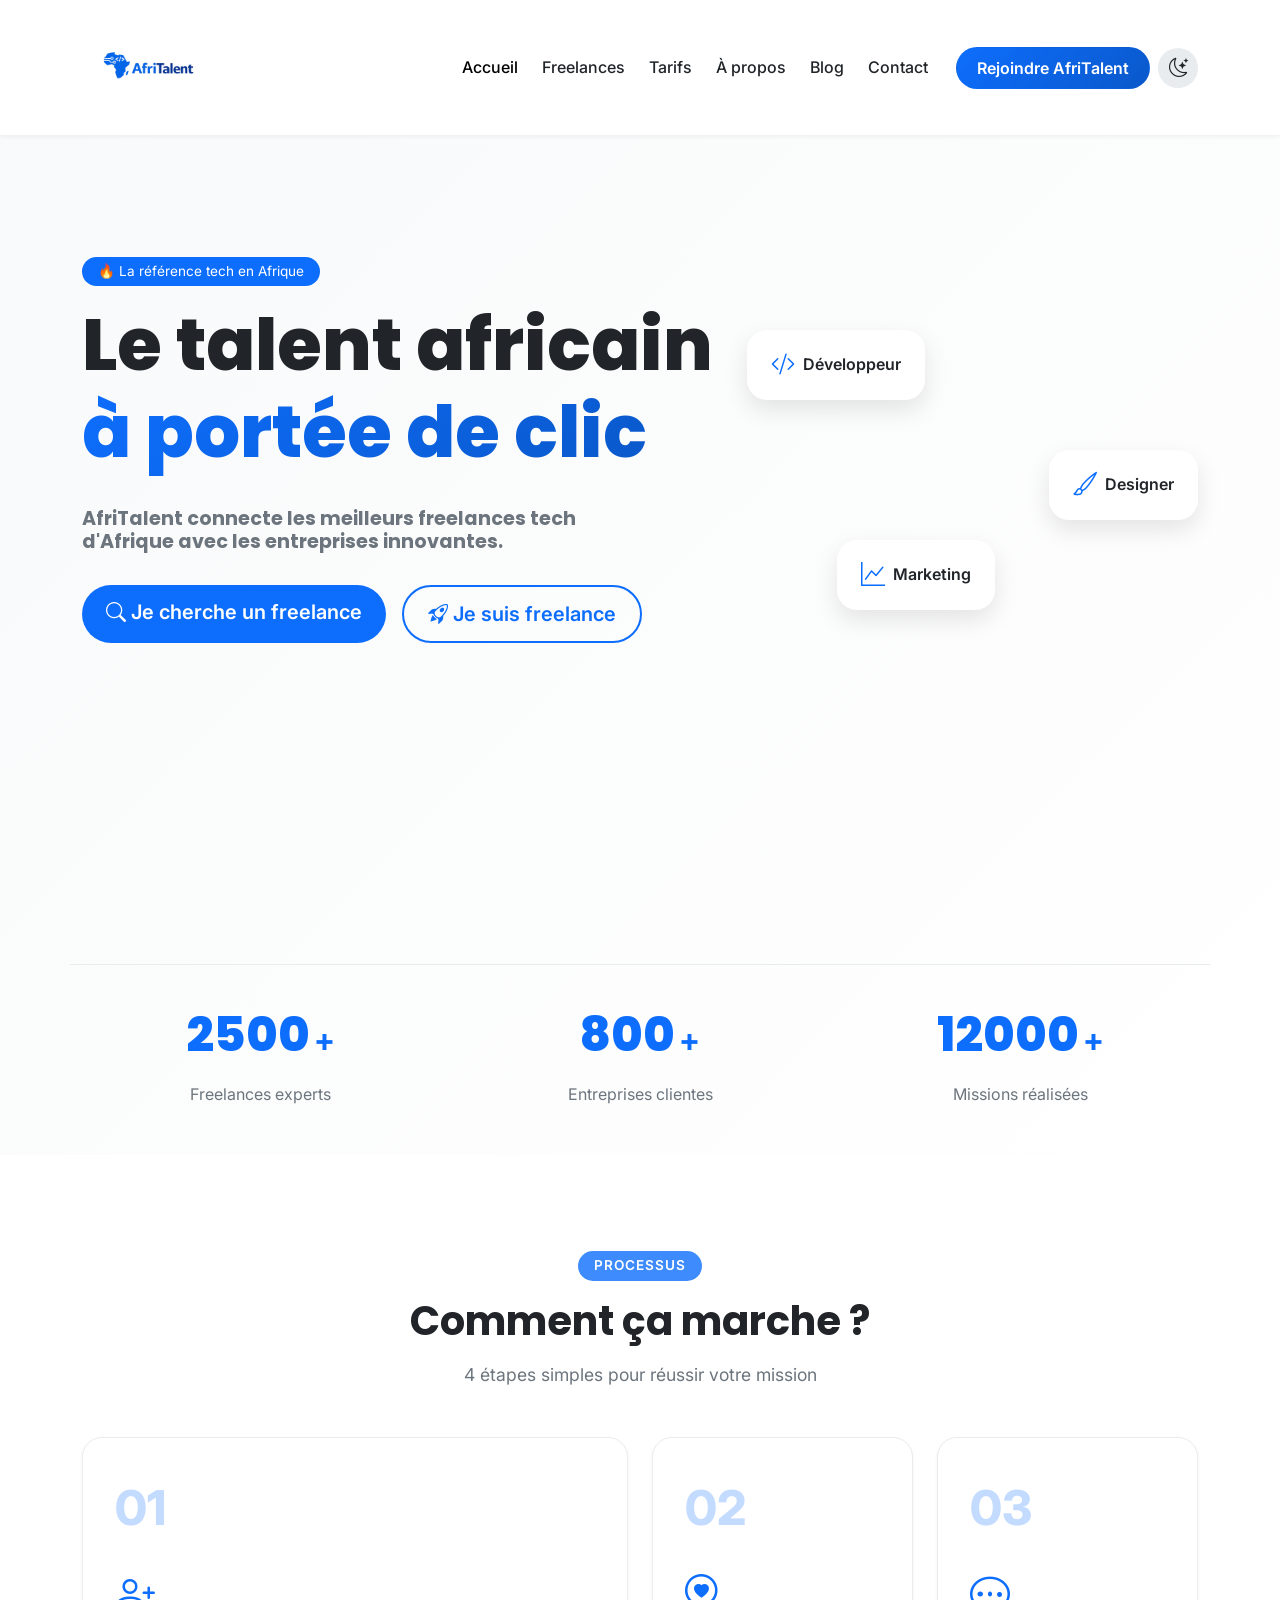
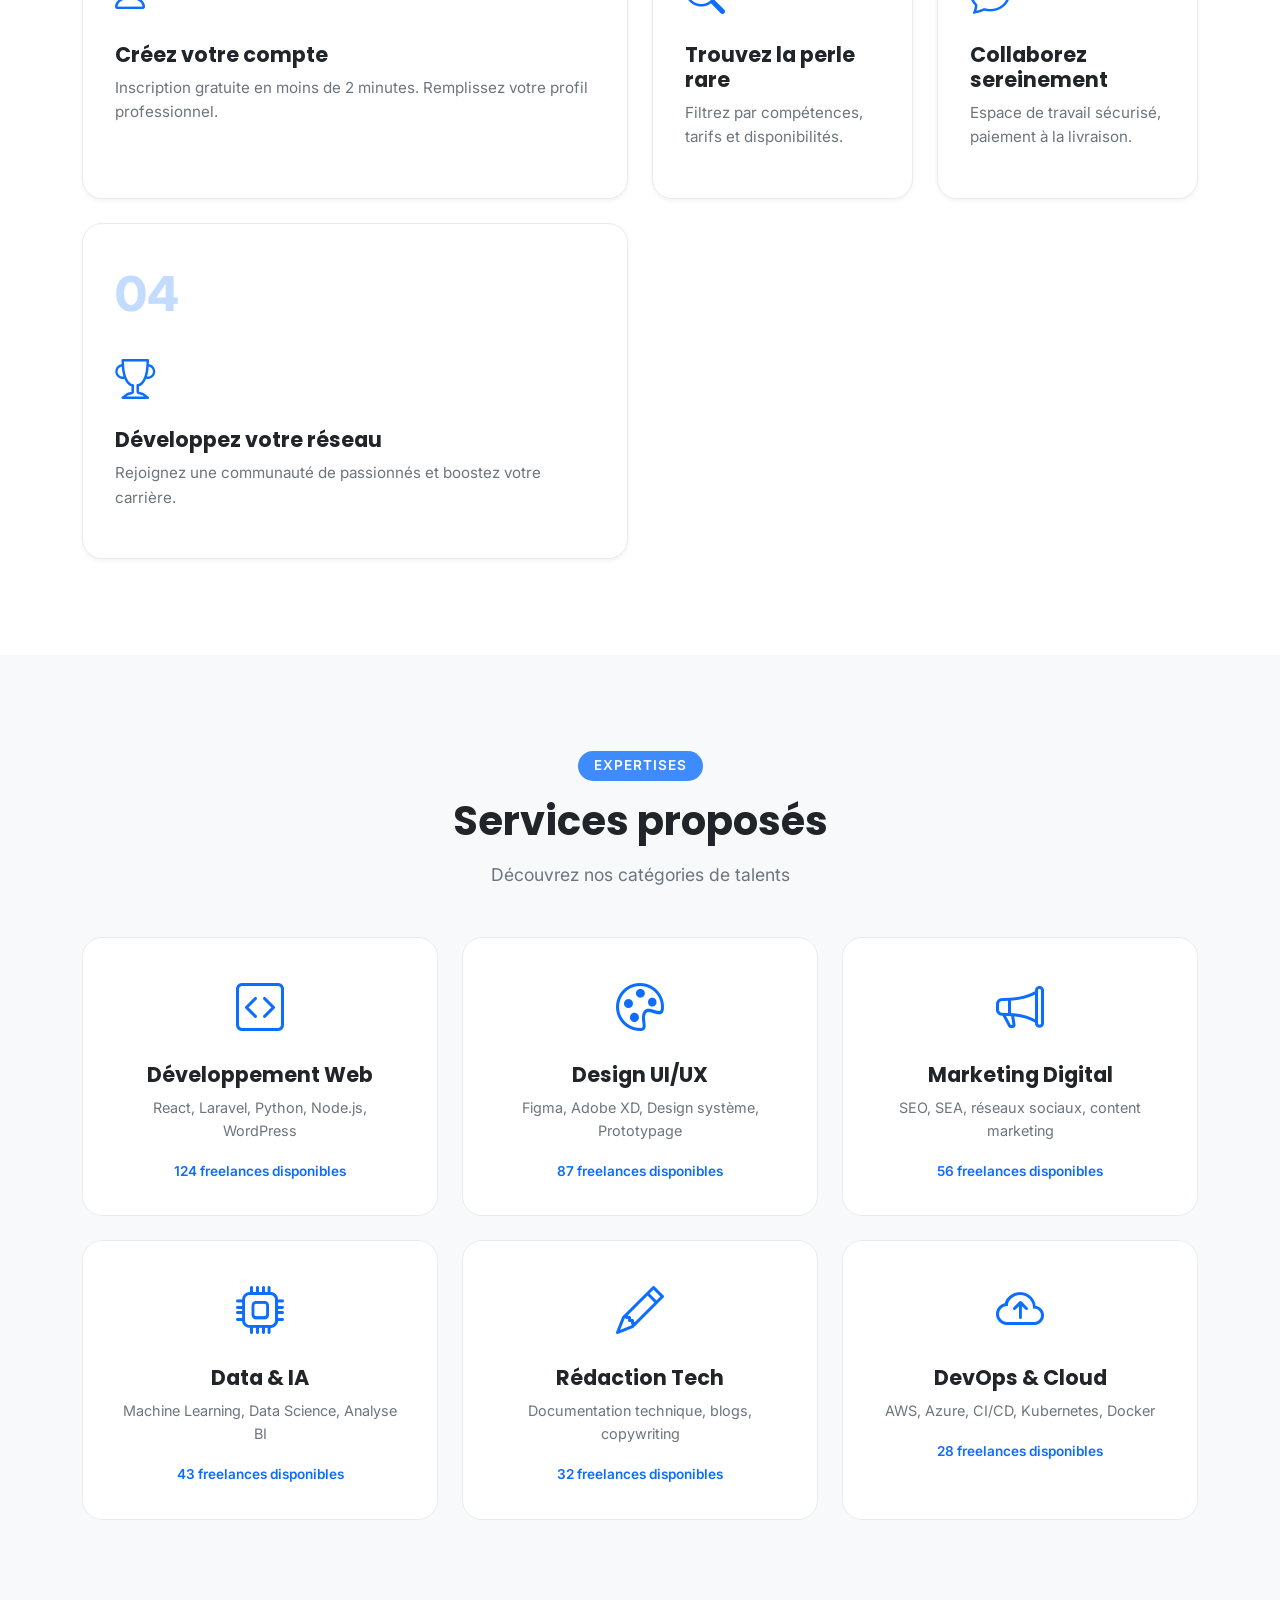
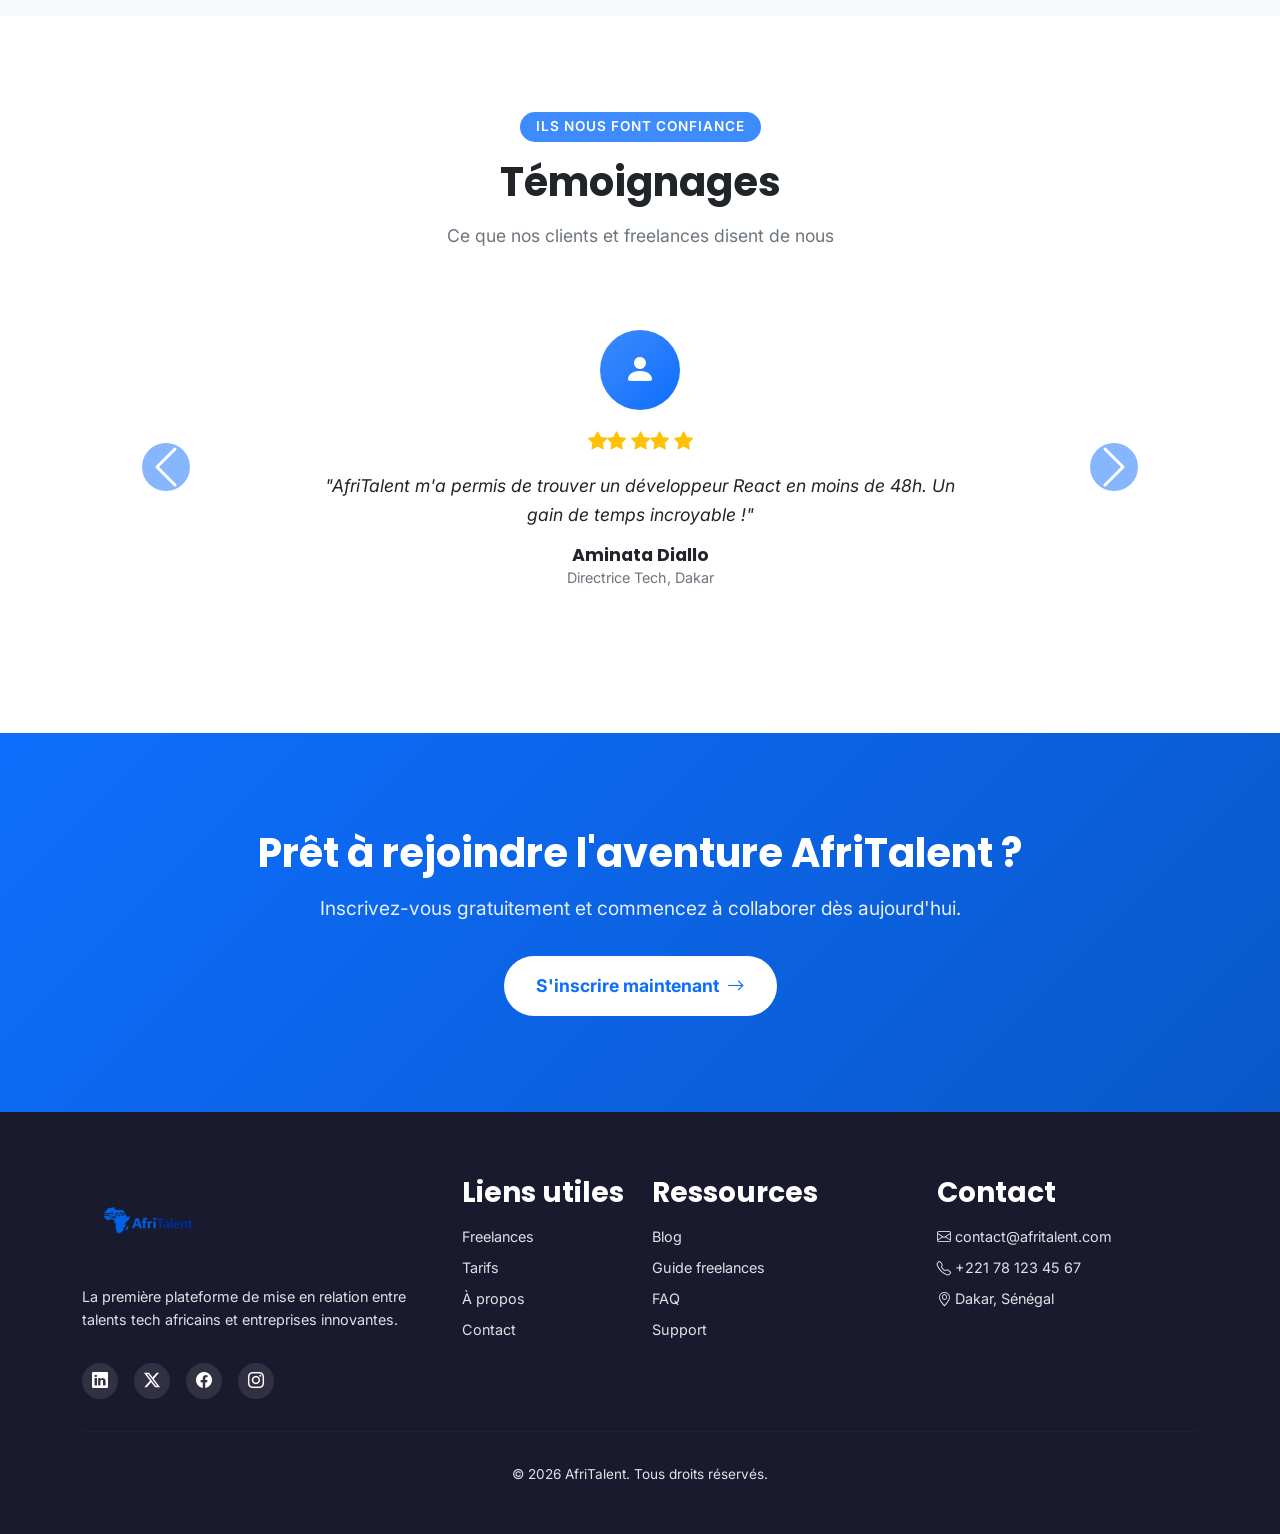
<file: index.html>
<!DOCTYPE html>
<html lang="fr">
<head>
    <meta charset="UTF-8">
    <meta name="viewport" content="width=device-width, initial-scale=1.0">
    <meta name="description" content="AfriTalent - Plateforme de mise en relation entre freelances tech africains et entreprises">
    <title>AfriTalent — Accueil | Plateforme de freelances tech en Afrique</title>
    
    <link href="https://cdn.jsdelivr.net/npm/bootstrap@5.3.0/dist/css/bootstrap.min.css" rel="stylesheet">
    <link rel="stylesheet" href="https://cdn.jsdelivr.net/npm/bootstrap-icons@1.11.3/font/bootstrap-icons.min.css">
    <link href="https://fonts.googleapis.com/css2?family=Inter:opsz,wght@14..32,300;400;500;600;700;800&family=Poppins:wght@400;500;600;700;800;900&display=swap" rel="stylesheet">
    <link rel="stylesheet" href="css/style.css">
</head>
<body>

    <!-- ==================== HEADER ==================== -->
    <header>
        <nav class="navbar navbar-expand-lg fixed-top" id="mainNav">
            <div class="container">
                <a class="navbar-brand" href="index.html">
                    <i><img src="images/logo/logo_afritalent.png" alt="Logo AfriTalent" height="120" width="140"></i>
                </a>
                
                <button class="navbar-toggler" type="button" data-bs-toggle="collapse" data-bs-target="#navMenu">
                    <span class="navbar-toggler-icon"></span>
                </button>
                
                <div class="collapse navbar-collapse" id="navMenu">
                    <ul class="navbar-nav ms-auto mb-2 mb-lg-0">
                        <li class="nav-item"><a class="nav-link active" href="index.html">Accueil</a></li>
                        <li class="nav-item"><a class="nav-link" href="freelances.html">Freelances</a></li>
                        <li class="nav-item"><a class="nav-link" href="tarifs.html">Tarifs</a></li>
                        <li class="nav-item"><a class="nav-link" href="about.html">À propos</a></li>
                        <li class="nav-item"><a class="nav-link" href="blog.html">Blog</a></li>
                        <li class="nav-item"><a class="nav-link" href="contact.html">Contact</a></li>
                    </ul>
                    
                    <div class="d-flex align-items-center gap-2 ms-lg-3">
                        <a href="#" class="btn btn-cta" id="rejoindreBtn">Rejoindre AfriTalent</a>
                        <button id="darkModeToggle" class="btn-dark-mode" aria-label="Changer de thème">
                            <i class="bi bi-moon-stars"></i>
                        </button>
                    </div>
                </div>
            </div>
        </nav>
    </header>

    <!-- ==================== MAIN ==================== -->
    <main>

        <!-- ==================== SECTION HERO ==================== -->
        <section class="hero-section">
            <div class="container">
                <div class="row align-items-center min-vh-100">
                    <div class="col-lg-7 hero-content">
                        <span class="hero-badge">🔥 La référence tech en Afrique</span>
                        <h1 class="hero-title">Le talent africain <span class="gradient-text">à portée de clic</span></h1>
                        <h2 class="hero-subtitle">AfriTalent connecte les meilleurs freelances tech d'Afrique avec les entreprises innovantes.</h2>
                        <div class="hero-buttons">
                            <a href="freelances.html" class="btn btn-primary btn-lg">
                                <i class="bi bi-search"></i> Je cherche un freelance
                            </a>
                            <a href="#" class="btn btn-outline-primary btn-lg" id="freelanceBtn">
                                <i class="bi bi-rocket-takeoff"></i> Je suis freelance
                            </a>
                        </div>
                    </div>
                    <div class="col-lg-5 hero-visual d-none d-lg-block">
                        <div class="hero-illustration">
                            <div class="floating-card card-1"><i class="bi bi-code-slash"></i> Développeur</div>
                            <div class="floating-card card-2"><i class="bi bi-brush"></i> Designer</div>
                            <div class="floating-card card-3"><i class="bi bi-graph-up"></i> Marketing</div>
                        </div>
                    </div>
                </div>

                <!-- Statistiques -->
                <div class="row stats-row text-center" id="statsContainer">
                    <div class="col-md-4">
                        <div class="stat-item">
                            <span class="stat-number" data-target="2500">0</span>
                            <span class="stat-plus">+</span>
                            <p class="stat-label">Freelances experts</p>
                        </div>
                    </div>
                    <div class="col-md-4">
                        <div class="stat-item">
                            <span class="stat-number" data-target="800">0</span>
                            <span class="stat-plus">+</span>
                            <p class="stat-label">Entreprises clientes</p>
                        </div>
                    </div>
                    <div class="col-md-4">
                        <div class="stat-item">
                            <span class="stat-number" data-target="12000">0</span>
                            <span class="stat-plus">+</span>
                            <p class="stat-label">Missions réalisées</p>
                        </div>
                    </div>
                </div>
            </div>
        </section>

        <!-- ==================== COMMENT ÇA MARCHE (BENTO GRID) ==================== -->
        <section class="how-it-works-section section-padding" id="how-it-works">
            <div class="container">
                <div class="text-center mb-5">
                    <span class="section-badge">Processus</span>
                    <h2 class="section-title">Comment ça marche ?</h2>
                    <p class="section-subtitle">4 étapes simples pour réussir votre mission</p>
                </div>

                <div class="bento-grid">
                    <article class="bento-card bento-large">
                        <div class="step-number">01</div>
                        <div class="step-icon"><i class="bi bi-person-plus"></i></div>
                        <h3>Créez votre compte</h3>
                        <p>Inscription gratuite en moins de 2 minutes. Remplissez votre profil professionnel.</p>
                    </article>
                    
                    <article class="bento-card">
                        <div class="step-number">02</div>
                        <div class="step-icon"><i class="bi bi-search-heart"></i></div>
                        <h3>Trouvez la perle rare</h3>
                        <p>Filtrez par compétences, tarifs et disponibilités.</p>
                    </article>
                    
                    <article class="bento-card">
                        <div class="step-number">03</div>
                        <div class="step-icon"><i class="bi bi-chat-dots"></i></div>
                        <h3>Collaborez sereinement</h3>
                        <p>Espace de travail sécurisé, paiement à la livraison.</p>
                    </article>
                    
                    <article class="bento-card bento-wide">
                        <div class="step-number">04</div>
                        <div class="step-icon"><i class="bi bi-trophy"></i></div>
                        <h3>Développez votre réseau</h3>
                        <p>Rejoignez une communauté de passionnés et boostez votre carrière.</p>
                    </article>
                </div>
            </div>
        </section>

        <!-- ==================== CATÉGORIES DE SERVICES ==================== -->
        <section class="categories-section section-padding bg-light" id="categories">
            <div class="container">
                <div class="text-center mb-5">
                    <span class="section-badge">Expertises</span>
                    <h2 class="section-title">Services proposés</h2>
                    <p class="section-subtitle">Découvrez nos catégories de talents</p>
                </div>

                <div class="row g-4">
                    <article class="col-lg-4 col-md-6">
                        <div class="category-card">
                            <div class="category-icon"><i class="bi bi-code-square"></i></div>
                            <h3>Développement Web</h3>
                            <p>React, Laravel, Python, Node.js, WordPress</p>
                            <span class="freelance-count">124 freelances disponibles</span>
                        </div>
                    </article>
                    <article class="col-lg-4 col-md-6">
                        <div class="category-card">
                            <div class="category-icon"><i class="bi bi-palette"></i></div>
                            <h3>Design UI/UX</h3>
                            <p>Figma, Adobe XD, Design système, Prototypage</p>
                            <span class="freelance-count">87 freelances disponibles</span>
                        </div>
                    </article>
                    <article class="col-lg-4 col-md-6">
                        <div class="category-card">
                            <div class="category-icon"><i class="bi bi-megaphone"></i></div>
                            <h3>Marketing Digital</h3>
                            <p>SEO, SEA, réseaux sociaux, content marketing</p>
                            <span class="freelance-count">56 freelances disponibles</span>
                        </div>
                    </article>
                    <article class="col-lg-4 col-md-6">
                        <div class="category-card">
                            <div class="category-icon"><i class="bi bi-cpu"></i></div>
                            <h3>Data & IA</h3>
                            <p>Machine Learning, Data Science, Analyse BI</p>
                            <span class="freelance-count">43 freelances disponibles</span>
                        </div>
                    </article>
                    <article class="col-lg-4 col-md-6">
                        <div class="category-card">
                            <div class="category-icon"><i class="bi bi-pencil"></i></div>
                            <h3>Rédaction Tech</h3>
                            <p>Documentation technique, blogs, copywriting</p>
                            <span class="freelance-count">32 freelances disponibles</span>
                        </div>
                    </article>
                    <article class="col-lg-4 col-md-6">
                        <div class="category-card">
                            <div class="category-icon"><i class="bi bi-cloud-arrow-up"></i></div>
                            <h3>DevOps & Cloud</h3>
                            <p>AWS, Azure, CI/CD, Kubernetes, Docker</p>
                            <span class="freelance-count">28 freelances disponibles</span>
                        </div>
                    </article>
                </div>
            </div>
        </section>

        <!-- ==================== TÉMOIGNAGES (CAROUSEL) ==================== -->
        <section class="testimonials-section section-padding" id="testimonials">
            <div class="container">
                <div class="text-center mb-5">
                    <span class="section-badge">Ils nous font confiance</span>
                    <h2 class="section-title">Témoignages</h2>
                    <p class="section-subtitle">Ce que nos clients et freelances disent de nous</p>
                </div>

                <div id="testimonialCarousel" class="carousel slide" data-bs-ride="carousel">
                    <div class="carousel-inner">
                        <div class="carousel-item active">
                            <aside class="testimonial-card">
                                <div class="placeholder-avatar"><i class="bi bi-person-fill"></i></div>
                                <div class="testimonial-stars">
                                    <i class="bi bi-star-fill"></i><i class="bi bi-star-fill"></i>
                                    <i class="bi bi-star-fill"></i><i class="bi bi-star-fill"></i>
                                    <i class="bi bi-star-fill"></i>
                                </div>
                                <p class="testimonial-text">"AfriTalent m'a permis de trouver un développeur React en moins de 48h. Un gain de temps incroyable !"</p>
                                <h3 class="testimonial-name">Aminata Diallo</h3>
                                <p class="testimonial-role">Directrice Tech, Dakar</p>
                            </aside>
                        </div>
                        <div class="carousel-item">
                            <aside class="testimonial-card">
                                <div class="placeholder-avatar"><i class="bi bi-person-fill"></i></div>
                                <div class="testimonial-stars">
                                    <i class="bi bi-star-fill"></i><i class="bi bi-star-fill"></i>
                                    <i class="bi bi-star-fill"></i><i class="bi bi-star-fill"></i>
                                    <i class="bi bi-star-fill"></i>
                                </div>
                                <p class="testimonial-text">"En tant que freelance, j'ai trouvé des missions passionnantes et bien rémunérées. La plateforme est top !"</p>
                                <h3 class="testimonial-name">Koffi Mensah</h3>
                                <p class="testimonial-role">Freelance Développeur, Abidjan</p>
                            </aside>
                        </div>
                        <div class="carousel-item">
                            <aside class="testimonial-card">
                                <div class="placeholder-avatar"><i class="bi bi-person-fill"></i></div>
                                <div class="testimonial-stars">
                                    <i class="bi bi-star-fill"></i><i class="bi bi-star-fill"></i>
                                    <i class="bi bi-star-fill"></i><i class="bi bi-star-fill"></i>
                                    <i class="bi bi-star-half"></i>
                                </div>
                                <p class="testimonial-text">"Une communauté dynamique et professionnelle. Je recommande vivement AfriTalent."</p>
                                <h3 class="testimonial-name">Fatima Zahra</h3>
                                <p class="testimonial-role">Chef de Projet, Casablanca</p>
                            </aside>
                        </div>
                    </div>
                    <button class="carousel-control-prev" type="button" data-bs-target="#testimonialCarousel" data-bs-slide="prev">
                        <span class="carousel-control-prev-icon" aria-hidden="true"></span>
                        <span class="visually-hidden">Précédent</span>
                    </button>
                    <button class="carousel-control-next" type="button" data-bs-target="#testimonialCarousel" data-bs-slide="next">
                        <span class="carousel-control-next-icon" aria-hidden="true"></span>
                        <span class="visually-hidden">Suivant</span>
                    </button>
                </div>
            </div>
        </section>

        <!-- ==================== CTA FINAL ==================== -->
        <section class="cta-section" id="cta-final">
            <div class="container text-center">
                <h2 class="cta-title">Prêt à rejoindre l'aventure AfriTalent ?</h2>
                <p class="cta-text">Inscrivez-vous gratuitement et commencez à collaborer dès aujourd'hui.</p>
                <a href="#" class="btn-cta-large" id="ctaInscriptionBtn">
                    S'inscrire maintenant <i class="bi bi-arrow-right"></i>
                </a>
            </div>
        </section>
    </main>

    <!-- ==================== FOOTER ==================== -->
    <footer class="footer">
        <div class="container">
            <div class="row gy-4">
                <div class="col-lg-4 col-md-6">
                    <div class="footer-brand">
                        <i><img src="images/logo/logo_afritalent.png" alt="Logo AfriTalent" height="100" width="140"></i>
                    </div>
                    <p class="footer-description">
                        La première plateforme de mise en relation entre talents tech africains et entreprises innovantes.
                    </p>
                    <div class="footer-social">
                        <a href="#" aria-label="LinkedIn"><i class="bi bi-linkedin"></i></a>
                        <a href="#" aria-label="Twitter"><i class="bi bi-twitter-x"></i></a>
                        <a href="#" aria-label="Facebook"><i class="bi bi-facebook"></i></a>
                        <a href="#" aria-label="Instagram"><i class="bi bi-instagram"></i></a>
                    </div>
                </div>
                <div class="col-lg-2 col-md-6">
                    <h3>Liens utiles</h3>
                    <ul class="footer-links">
                        <li><a href="freelances.html">Freelances</a></li>
                        <li><a href="tarifs.html">Tarifs</a></li>
                        <li><a href="about.html">À propos</a></li>
                        <li><a href="contact.html">Contact</a></li>
                    </ul>
                </div>
                <div class="col-lg-3 col-md-6">
                    <h3>Ressources</h3>
                    <ul class="footer-links">
                        <li><a href="blog.html">Blog</a></li>
                        <li><a href="#">Guide freelances</a></li>
                        <li><a href="#">FAQ</a></li>
                        <li><a href="#">Support</a></li>
                    </ul>
                </div>
                <div class="col-lg-3 col-md-6">
                    <h3>Contact</h3>
                    <ul class="footer-links">
                        <li><i class="bi bi-envelope"></i> contact@afritalent.com</li>
                        <li><i class="bi bi-telephone"></i> +221 78 123 45 67</li>
                        <li><i class="bi bi-geo-alt"></i> Dakar, Sénégal</li>
                    </ul>
                </div>
            </div>
            <hr class="footer-hr">
            <div class="copyright">
                <p>&copy; <span id="currentYear"></span> AfriTalent. Tous droits réservés.</p>
            </div>
        </div>
    </footer>

    <!-- Bouton Retour en haut -->
    <button id="backToTop" class="back-to-top" aria-label="Retour en haut">
        <i class="bi bi-arrow-up"></i>
    </button>

    <!-- MODAL INSCRIPTION -->
    <div class="modal fade" id="inscriptionModal" tabindex="-1" aria-hidden="true">
        <div class="modal-dialog modal-dialog-centered">
            <div class="modal-content">
                <div class="modal-header">
                    <h3 class="modal-title">Rejoindre AfriTalent</h3>
                    <button type="button" class="btn-close" data-bs-dismiss="modal" aria-label="Fermer"></button>
                </div>
                <div class="modal-body">
                    <p>Choisissez votre statut pour continuer :</p>
                    <div class="d-grid gap-3">
                        <a href="#" class="btn btn-primary btn-lg">Je suis Freelance</a>
                        <a href="#" class="btn btn-outline-primary btn-lg">Je suis Entreprise</a>
                    </div>
                    <div class="separator-modal"><span>Déjà un compte ?</span></div>
                    <div class="text-center"><a href="#" class="text-primary">Se connecter</a></div>
                </div>
            </div>
        </div>
    </div>

    <script src="https://cdn.jsdelivr.net/npm/bootstrap@5.3.0/dist/js/bootstrap.bundle.min.js"></script>
    <script src="js/main.js"></script>
</body>
</html>
</file>
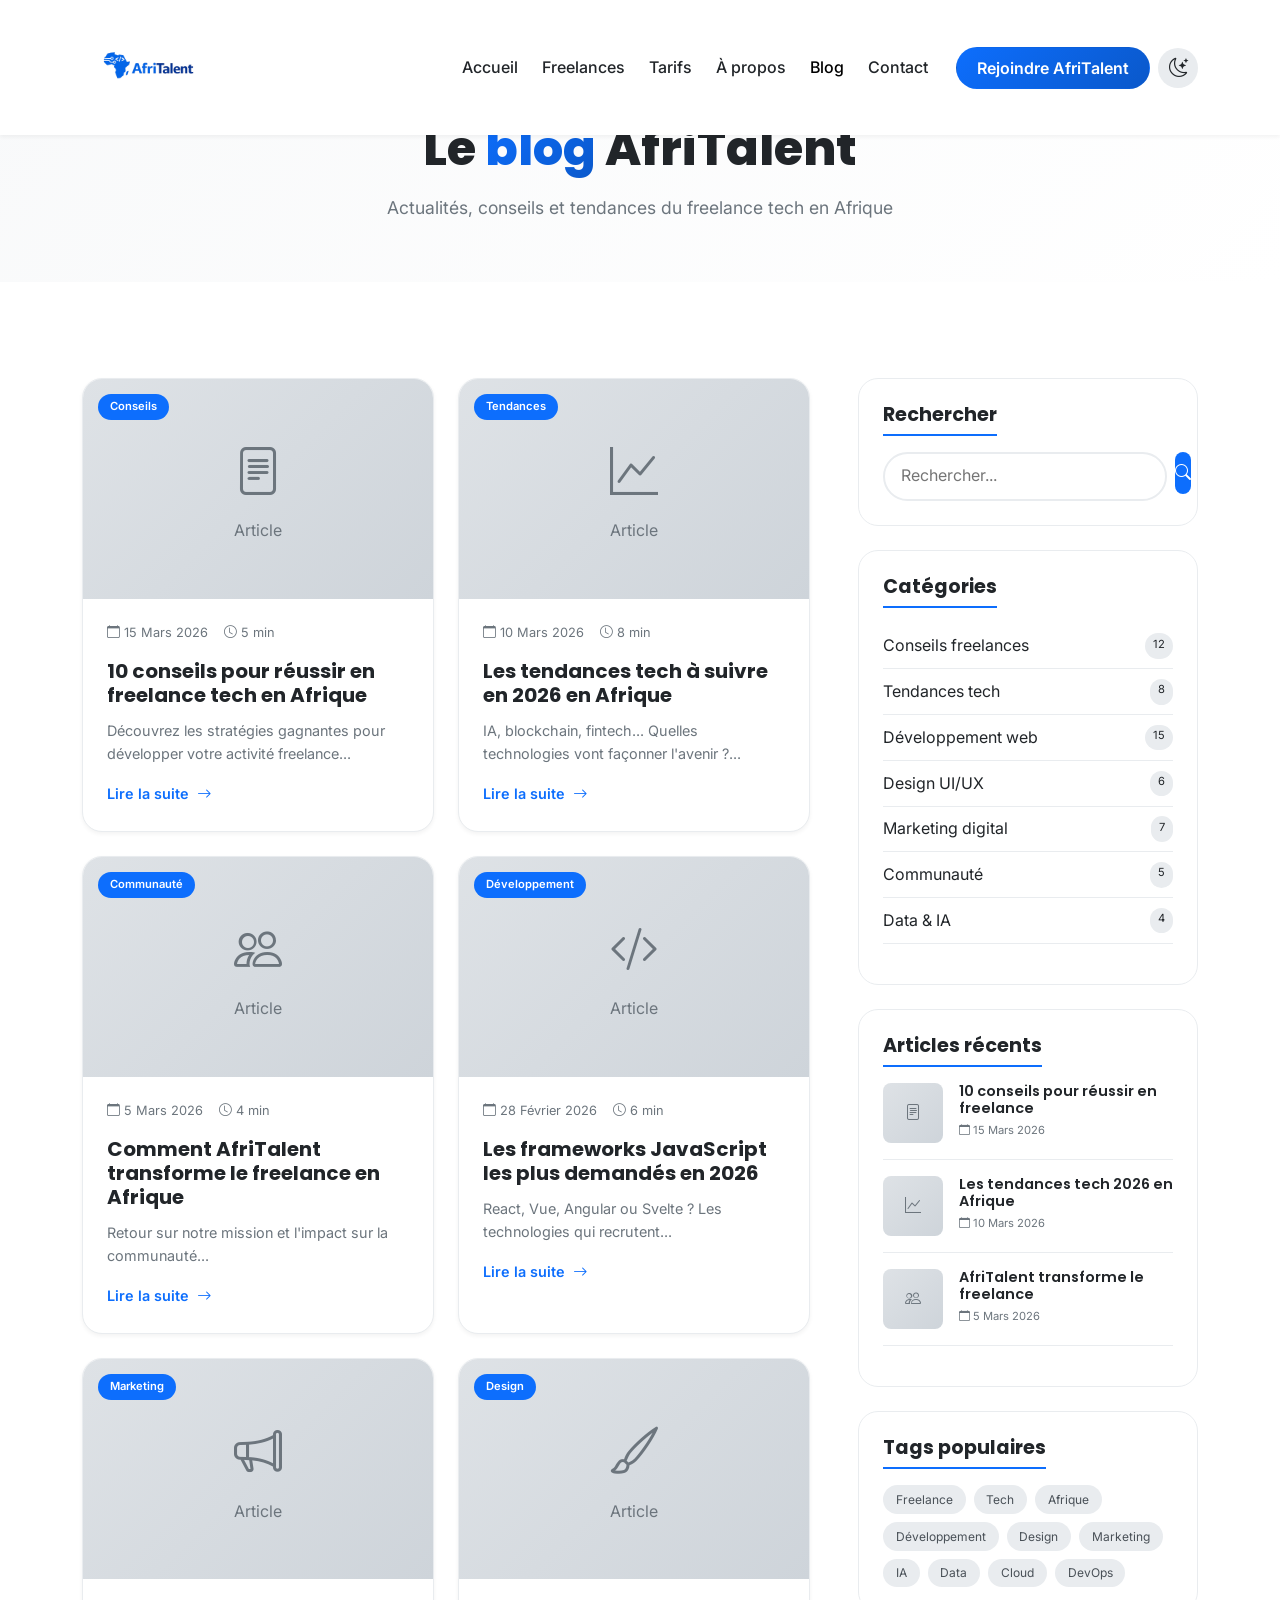
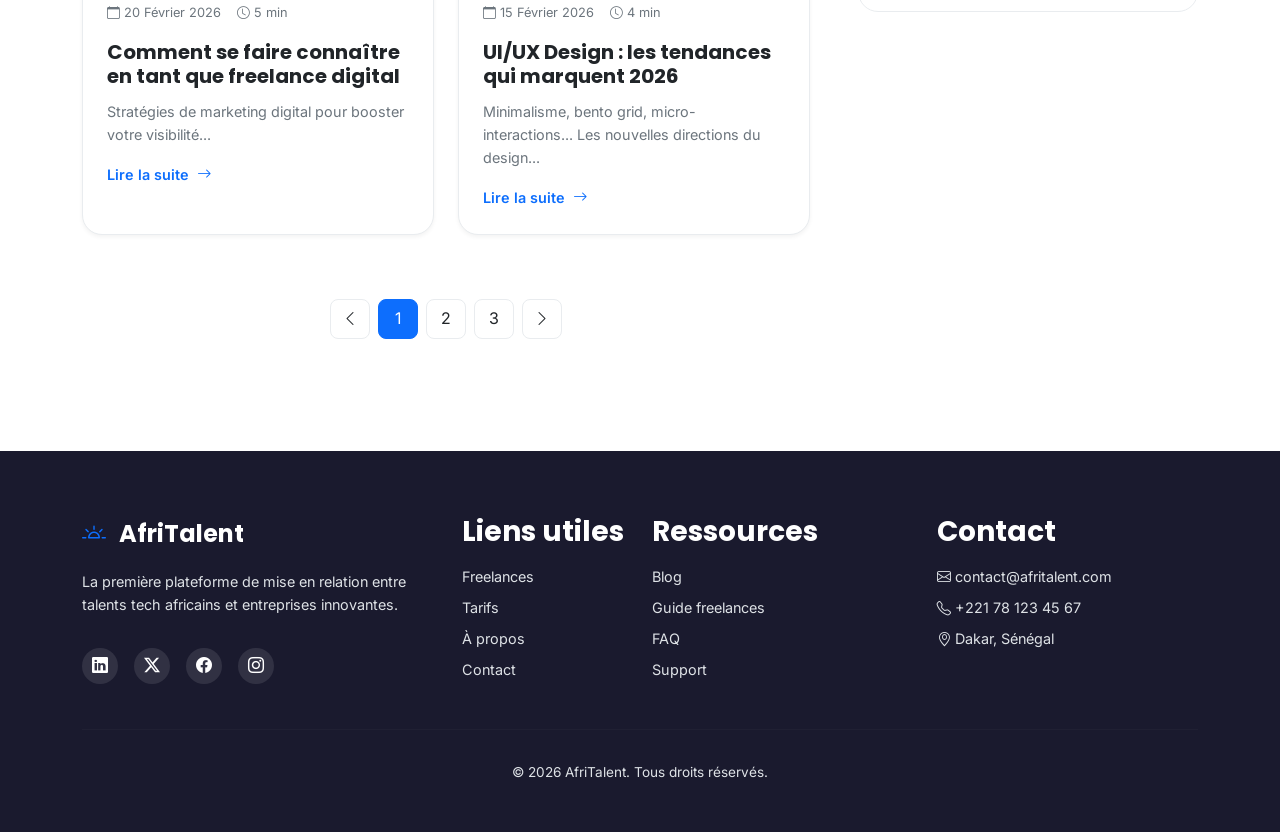
<file: blog.html>
<!DOCTYPE html>
<html lang="fr">
<head>
    <meta charset="UTF-8">
    <meta name="viewport" content="width=device-width, initial-scale=1.0">
    <meta name="description" content="Blog AfriTalent - Actualités, conseils et tendances du freelance tech en Afrique">
    <title>AfriTalent — Blog | Actualités et conseils tech</title>
    
    <link href="https://cdn.jsdelivr.net/npm/bootstrap@5.3.0/dist/css/bootstrap.min.css" rel="stylesheet">
    <link rel="stylesheet" href="https://cdn.jsdelivr.net/npm/bootstrap-icons@1.11.3/font/bootstrap-icons.min.css">
    <link href="https://fonts.googleapis.com/css2?family=Inter:opsz,wght@14..32,300;400;500;600;700;800&family=Poppins:wght@400;500;600;700;800;900&display=swap" rel="stylesheet">
    <link rel="stylesheet" href="css/style.css">
</head>
<body>

    <header>
        <nav class="navbar navbar-expand-lg fixed-top" id="mainNav">
            <div class="container">
                <a class="navbar-brand" href="index.html"><i><img src="images/logo/logo_afritalent.png" alt="Logo AfriTalent" height="120" width="140"></i></a>
                <button class="navbar-toggler" type="button" data-bs-toggle="collapse" data-bs-target="#navMenu"><span class="navbar-toggler-icon"></span></button>
                <div class="collapse navbar-collapse" id="navMenu">
                    <ul class="navbar-nav ms-auto mb-2 mb-lg-0">
                        <li class="nav-item"><a class="nav-link" href="index.html">Accueil</a></li>
                        <li class="nav-item"><a class="nav-link" href="freelances.html">Freelances</a></li>
                        <li class="nav-item"><a class="nav-link" href="tarifs.html">Tarifs</a></li>
                        <li class="nav-item"><a class="nav-link" href="about.html">À propos</a></li>
                        <li class="nav-item"><a class="nav-link active" href="blog.html">Blog</a></li>
                        <li class="nav-item"><a class="nav-link" href="contact.html">Contact</a></li>
                    </ul>
                    <div class="d-flex align-items-center gap-2 ms-lg-3">
                        <a href="#" class="btn btn-cta" id="rejoindreBtn">Rejoindre AfriTalent</a>
                        <button id="darkModeToggle" class="btn-dark-mode"><i class="bi bi-moon-stars"></i></button>
                    </div>
                </div>
            </div>
        </nav>
    </header>

    <main>
        <section class="page-header">
            <div class="container">
                <h1 class="page-title">Le <span class="gradient-text">blog</span> AfriTalent</h1>
                <p class="page-description">Actualités, conseils et tendances du freelance tech en Afrique</p>
            </div>
        </section>

        <section class="blog-section" aria-labelledby="blog-title">
    <h2 id="blog-title" class="visually-hidden">Articles du blog</h2>
            <div class="container">
                <div class="row g-5">
                    
                    <!-- Colonne gauche : Articles -->
                    <div class="col-lg-8">
                        <div class="row g-4">
                            
                            <article class="col-md-6">
                                <div class="article-card">
                                    <div class="article-image">
                                        <div class="article-placeholder"><i class="bi bi-file-text"></i><span>Article</span></div>
                                        <span class="article-category">Conseils</span>
                                    </div>
                                    <div class="article-content">
                                        <div class="article-meta"><span><i class="bi bi-calendar"></i> 15 Mars 2026</span><span><i class="bi bi-clock"></i> 5 min</span></div>
                                        <h2 class="article-title"><a href="#">10 conseils pour réussir en freelance tech en Afrique</a></h2>
                                        <p class="article-excerpt">Découvrez les stratégies gagnantes pour développer votre activité freelance...</p>
                                        <a href="#" class="article-link">Lire la suite <i class="bi bi-arrow-right"></i></a>
                                    </div>
                                </div>
                            </article>

                            <article class="col-md-6">
                                <div class="article-card">
                                    <div class="article-image">
                                        <div class="article-placeholder"><i class="bi bi-graph-up"></i><span>Article</span></div>
                                        <span class="article-category">Tendances</span>
                                    </div>
                                    <div class="article-content">
                                        <div class="article-meta"><span><i class="bi bi-calendar"></i> 10 Mars 2026</span><span><i class="bi bi-clock"></i> 8 min</span></div>
                                        <h2 class="article-title"><a href="#">Les tendances tech à suivre en 2026 en Afrique</a></h2>
                                        <p class="article-excerpt">IA, blockchain, fintech... Quelles technologies vont façonner l'avenir ?...</p>
                                        <a href="#" class="article-link">Lire la suite <i class="bi bi-arrow-right"></i></a>
                                    </div>
                                </div>
                            </article>

                            <article class="col-md-6">
                                <div class="article-card">
                                    <div class="article-image">
                                        <div class="article-placeholder"><i class="bi bi-people"></i><span>Article</span></div>
                                        <span class="article-category">Communauté</span>
                                    </div>
                                    <div class="article-content">
                                        <div class="article-meta"><span><i class="bi bi-calendar"></i> 5 Mars 2026</span><span><i class="bi bi-clock"></i> 4 min</span></div>
                                        <h2 class="article-title"><a href="#">Comment AfriTalent transforme le freelance en Afrique</a></h2>
                                        <p class="article-excerpt">Retour sur notre mission et l'impact sur la communauté...</p>
                                        <a href="#" class="article-link">Lire la suite <i class="bi bi-arrow-right"></i></a>
                                    </div>
                                </div>
                            </article>

                            <article class="col-md-6">
                                <div class="article-card">
                                    <div class="article-image">
                                        <div class="article-placeholder"><i class="bi bi-code-slash"></i><span>Article</span></div>
                                        <span class="article-category">Développement</span>
                                    </div>
                                    <div class="article-content">
                                        <div class="article-meta"><span><i class="bi bi-calendar"></i> 28 Février 2026</span><span><i class="bi bi-clock"></i> 6 min</span></div>
                                        <h2 class="article-title"><a href="#">Les frameworks JavaScript les plus demandés en 2026</a></h2>
                                        <p class="article-excerpt">React, Vue, Angular ou Svelte ? Les technologies qui recrutent...</p>
                                        <a href="#" class="article-link">Lire la suite <i class="bi bi-arrow-right"></i></a>
                                    </div>
                                </div>
                            </article>

                            <article class="col-md-6">
                                <div class="article-card">
                                    <div class="article-image">
                                        <div class="article-placeholder"><i class="bi bi-megaphone"></i><span>Article</span></div>
                                        <span class="article-category">Marketing</span>
                                    </div>
                                    <div class="article-content">
                                        <div class="article-meta"><span><i class="bi bi-calendar"></i> 20 Février 2026</span><span><i class="bi bi-clock"></i> 5 min</span></div>
                                        <h2 class="article-title"><a href="#">Comment se faire connaître en tant que freelance digital</a></h2>
                                        <p class="article-excerpt">Stratégies de marketing digital pour booster votre visibilité...</p>
                                        <a href="#" class="article-link">Lire la suite <i class="bi bi-arrow-right"></i></a>
                                    </div>
                                </div>
                            </article>

                            <article class="col-md-6">
                                <div class="article-card">
                                    <div class="article-image">
                                        <div class="article-placeholder"><i class="bi bi-brush"></i><span>Article</span></div>
                                        <span class="article-category">Design</span>
                                    </div>
                                    <div class="article-content">
                                        <div class="article-meta"><span><i class="bi bi-calendar"></i> 15 Février 2026</span><span><i class="bi bi-clock"></i> 4 min</span></div>
                                        <h2 class="article-title"><a href="#">UI/UX Design : les tendances qui marquent 2026</a></h2>
                                        <p class="article-excerpt">Minimalisme, bento grid, micro-interactions... Les nouvelles directions du design...</p>
                                        <a href="#" class="article-link">Lire la suite <i class="bi bi-arrow-right"></i></a>
                                    </div>
                                </div>
                            </article>
                        </div>

                        <!-- Pagination -->
                        <nav class="pagination-container">
                            <ul class="pagination">
                                <li><a href="#" class="page-link"><i class="bi bi-chevron-left"></i></a></li>
                                <li><a href="#" class="page-link active">1</a></li>
                                <li><a href="#" class="page-link">2</a></li>
                                <li><a href="#" class="page-link">3</a></li>
                                <li><a href="#" class="page-link"><i class="bi bi-chevron-right"></i></a></li>
                            </ul>
                        </nav>
                    </div>
                    
                    <!-- Colonne droite : Sidebar -->
                    <aside class="col-lg-4">
                        <div class="blog-sidebar">
                            
                            <div class="sidebar-widget">
                                <h3>Rechercher</h3>
                                <form class="search-form">
                                    <input type="text" class="search-input" placeholder="Rechercher...">
                                    <button type="submit" class="search-btn"><i class="bi bi-search"></i></button>
                                </form>
                            </div>
                            
                            <div class="sidebar-widget">
                                <h3>Catégories</h3>
                                <ul class="categories-list">
                                    <li><a href="#">Conseils freelances</a><span class="category-count">12</span></li>
                                    <li><a href="#">Tendances tech</a><span class="category-count">8</span></li>
                                    <li><a href="#">Développement web</a><span class="category-count">15</span></li>
                                    <li><a href="#">Design UI/UX</a><span class="category-count">6</span></li>
                                    <li><a href="#">Marketing digital</a><span class="category-count">7</span></li>
                                    <li><a href="#">Communauté</a><span class="category-count">5</span></li>
                                    <li><a href="#">Data & IA</a><span class="category-count">4</span></li>
                                </ul>
                            </div>
                            
                            <div class="sidebar-widget">
                                <h3>Articles récents</h3>
                                <div class="recent-post">
                                    <div class="recent-post-placeholder"><i class="bi bi-file-text"></i></div>
                                    <div class="recent-post-content">
                                        <h4><a href="#">10 conseils pour réussir en freelance</a></h4>
                                        <div class="recent-post-date"><i class="bi bi-calendar"></i> 15 Mars 2026</div>
                                    </div>
                                </div>
                                <div class="recent-post">
                                    <div class="recent-post-placeholder"><i class="bi bi-graph-up"></i></div>
                                    <div class="recent-post-content">
                                        <h4><a href="#">Les tendances tech 2026 en Afrique</a></h4>
                                        <div class="recent-post-date"><i class="bi bi-calendar"></i> 10 Mars 2026</div>
                                    </div>
                                </div>
                                <div class="recent-post">
                                    <div class="recent-post-placeholder"><i class="bi bi-people"></i></div>
                                    <div class="recent-post-content">
                                        <h4><a href="#">AfriTalent transforme le freelance</a></h4>
                                        <div class="recent-post-date"><i class="bi bi-calendar"></i> 5 Mars 2026</div>
                                    </div>
                                </div>
                            </div>
                            
                            <div class="sidebar-widget">
                                <h3>Tags populaires</h3>
                                <div class="tags-cloud">
                                    <a href="#" class="tag">Freelance</a>
                                    <a href="#" class="tag">Tech</a>
                                    <a href="#" class="tag">Afrique</a>
                                    <a href="#" class="tag">Développement</a>
                                    <a href="#" class="tag">Design</a>
                                    <a href="#" class="tag">Marketing</a>
                                    <a href="#" class="tag">IA</a>
                                    <a href="#" class="tag">Data</a>
                                    <a href="#" class="tag">Cloud</a>
                                    <a href="#" class="tag">DevOps</a>
                                </div>
                            </div>
                        </div>
                    </aside>
                </div>
            </div>
        </section>
    </main>

    <footer class="footer">
        <div class="container">
            <div class="row gy-4">
                <div class="col-lg-4 col-md-6"><div class="footer-brand"><i class="bi bi-brightness-alt-high"></i> AfriTalent</div><p class="footer-description">La première plateforme de mise en relation entre talents tech africains et entreprises innovantes.</p><div class="footer-social"><a href="#"><i class="bi bi-linkedin"></i></a><a href="#"><i class="bi bi-twitter-x"></i></a><a href="#"><i class="bi bi-facebook"></i></a><a href="#"><i class="bi bi-instagram"></i></a></div></div>
                <div class="col-lg-2 col-md-6"><h3>Liens utiles</h3><ul class="footer-links"><li><a href="freelances.html">Freelances</a></li><li><a href="tarifs.html">Tarifs</a></li><li><a href="about.html">À propos</a></li><li><a href="contact.html">Contact</a></li></ul></div>
                <div class="col-lg-3 col-md-6"><h3>Ressources</h3><ul class="footer-links"><li><a href="blog.html">Blog</a></li><li><a href="#">Guide freelances</a></li><li><a href="#">FAQ</a></li><li><a href="#">Support</a></li></ul></div>
                <div class="col-lg-3 col-md-6"><h3>Contact</h3><ul class="footer-links"><li><i class="bi bi-envelope"></i> contact@afritalent.com</li><li><i class="bi bi-telephone"></i> +221 78 123 45 67</li><li><i class="bi bi-geo-alt"></i> Dakar, Sénégal</li></ul></div>
            </div>
            <hr class="footer-hr"><div class="copyright"><p>&copy; <span id="currentYear"></span> AfriTalent. Tous droits réservés.</p></div>
        </div>
    </footer>

    <button id="backToTop" class="back-to-top"><i class="bi bi-arrow-up"></i></button>

    <div class="modal fade" id="inscriptionModal" tabindex="-1" aria-hidden="true">
        <div class="modal-dialog modal-dialog-centered">
            <div class="modal-content">
                <div class="modal-header"><h3 class="modal-title">Rejoindre AfriTalent</h3><button type="button" class="btn-close" data-bs-dismiss="modal" aria-label="Fermer"></button></div>
                <div class="modal-body"><p>Choisissez votre statut pour continuer :</p><div class="d-grid gap-3"><a href="#" class="btn btn-primary btn-lg">Je suis Freelance</a><a href="#" class="btn btn-outline-primary btn-lg">Je suis Entreprise</a></div><div class="separator-modal"><span>Déjà un compte ?</span></div><div class="text-center"><a href="#" class="text-primary">Se connecter</a></div></div>
            </div>
        </div>
    </div>

    <script src="https://cdn.jsdelivr.net/npm/bootstrap@5.3.0/dist/js/bootstrap.bundle.min.js"></script>
    <script src="js/main.js"></script>
</body>
</html>
</file>
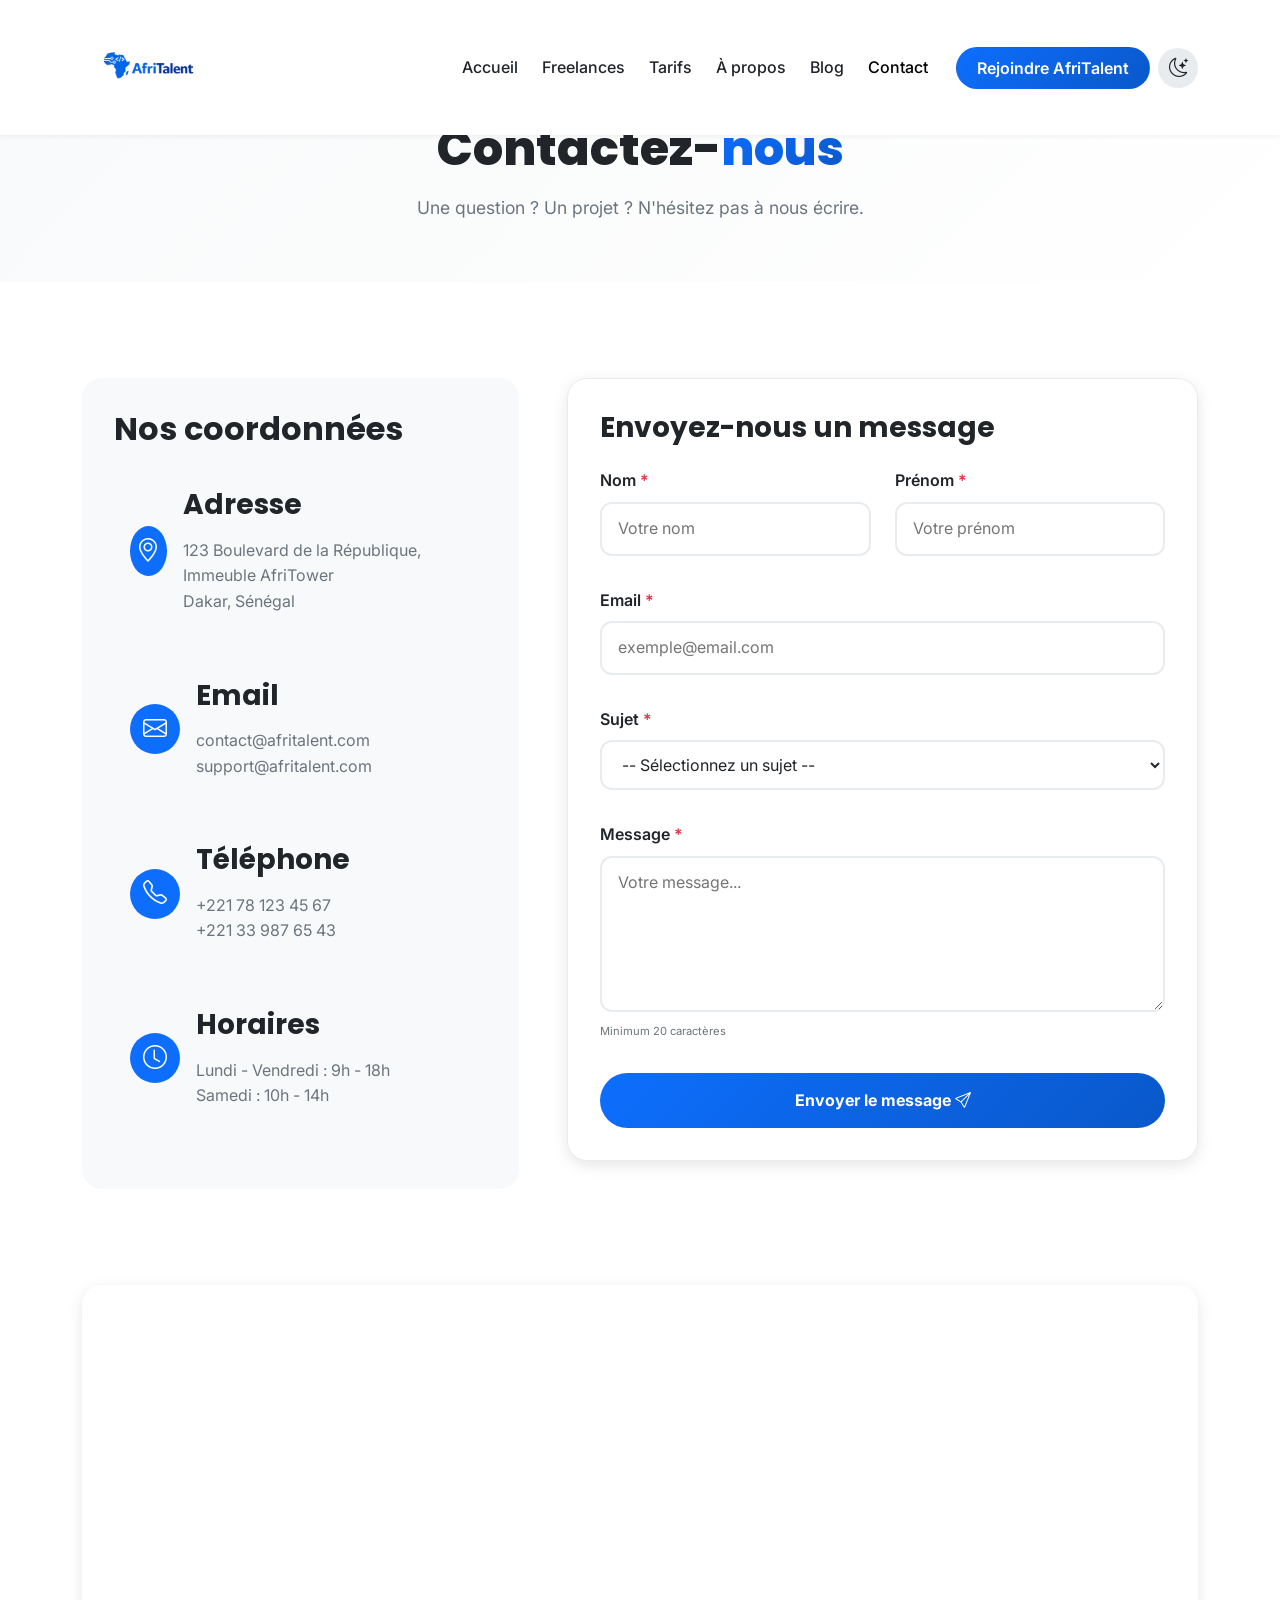
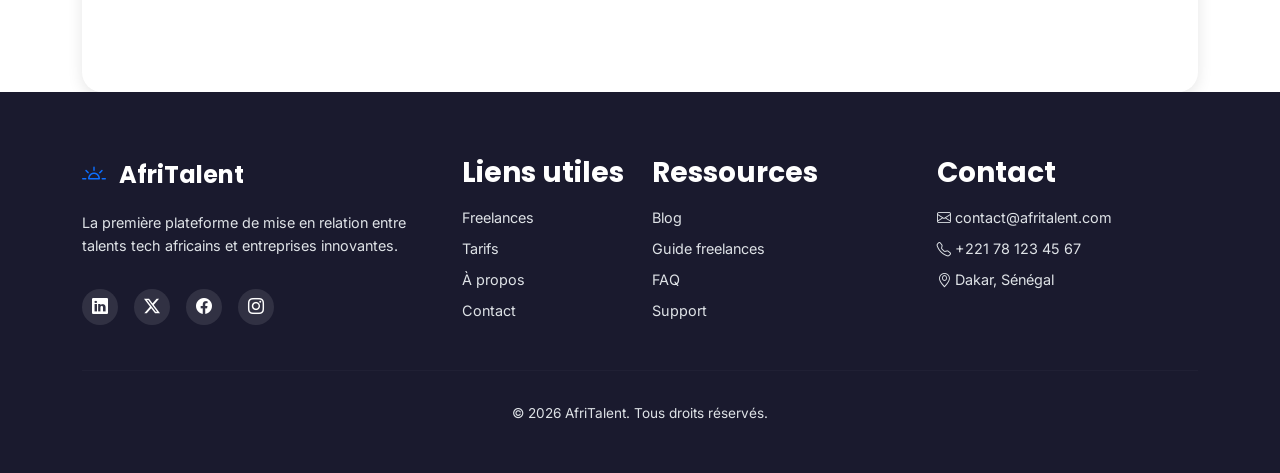
<file: contact.html>
<!DOCTYPE html>
<html lang="fr">
<head>
    <meta charset="UTF-8">
    <meta name="viewport" content="width=device-width, initial-scale=1.0">
    <meta name="description" content="Contactez l'équipe AfriTalent">
    <title>AfriTalent — Contact | Envoyez-nous un message</title>
    
    <link href="https://cdn.jsdelivr.net/npm/bootstrap@5.3.0/dist/css/bootstrap.min.css" rel="stylesheet">
    <link rel="stylesheet" href="https://cdn.jsdelivr.net/npm/bootstrap-icons@1.11.3/font/bootstrap-icons.min.css">
    <link href="https://fonts.googleapis.com/css2?family=Inter:opsz,wght@14..32,300;400;500;600;700;800&family=Poppins:wght@400;500;600;700;800;900&display=swap" rel="stylesheet">
    <link rel="stylesheet" href="css/style.css">
</head>
<body>

    <header>
        <nav class="navbar navbar-expand-lg fixed-top" id="mainNav">
            <div class="container">
                <a class="navbar-brand" href="index.html"><i><img src="images/logo/logo_afritalent.png" alt="Logo AfriTalent" height="120" width="140"></i></a>
                <button class="navbar-toggler" type="button" data-bs-toggle="collapse" data-bs-target="#navMenu"><span class="navbar-toggler-icon"></span></button>
                <div class="collapse navbar-collapse" id="navMenu">
                    <ul class="navbar-nav ms-auto mb-2 mb-lg-0">
                        <li class="nav-item"><a class="nav-link" href="index.html">Accueil</a></li>
                        <li class="nav-item"><a class="nav-link" href="freelances.html">Freelances</a></li>
                        <li class="nav-item"><a class="nav-link" href="tarifs.html">Tarifs</a></li>
                        <li class="nav-item"><a class="nav-link" href="about.html">À propos</a></li>
                        <li class="nav-item"><a class="nav-link" href="blog.html">Blog</a></li>
                        <li class="nav-item"><a class="nav-link active" href="contact.html">Contact</a></li>
                    </ul>
                    <div class="d-flex align-items-center gap-2 ms-lg-3">
                        <a href="#" class="btn btn-cta" id="rejoindreBtn">Rejoindre AfriTalent</a>
                        <button id="darkModeToggle" class="btn-dark-mode"><i class="bi bi-moon-stars"></i></button>
                    </div>
                </div>
            </div>
        </nav>
    </header>

    <main>
        <section class="page-header">
            <div class="container">
                <h1 class="page-title">Contactez-<span class="gradient-text">nous</span></h1>
                <p class="page-description">Une question ? Un projet ? N'hésitez pas à nous écrire.</p>
            </div>
        </section>

        <section class="contact-section" aria-labelledby="contact-title">
    <h2 id="contact-title" class="visually-hidden">Formulaire de contact</h2>
            <div class="container">
                <div class="row g-5">
                    
                    <!-- Informations de contact -->
                    <aside class="col-lg-5">
                        <div class="contact-info-card">
                            <h2 class="mb-4">Nos coordonnées</h2>
                            
                            <div class="contact-info-item">
                                <div class="contact-info-icon"><i class="bi bi-geo-alt"></i></div>
                                <div class="contact-info-text">
                                    <h3>Adresse</h3>
                                    <p>123 Boulevard de la République, Immeuble AfriTower<br>Dakar, Sénégal</p>
                                </div>
                            </div>
                            
                            <div class="contact-info-item">
                                <div class="contact-info-icon"><i class="bi bi-envelope"></i></div>
                                <div class="contact-info-text">
                                    <h3>Email</h3>
                                    <p>contact@afritalent.com<br>support@afritalent.com</p>
                                </div>
                            </div>
                            
                            <div class="contact-info-item">
                                <div class="contact-info-icon"><i class="bi bi-telephone"></i></div>
                                <div class="contact-info-text">
                                    <h3>Téléphone</h3>
                                    <p>+221 78 123 45 67<br>+221 33 987 65 43</p>
                                </div>
                            </div>
                            
                            <div class="contact-info-item">
                                <div class="contact-info-icon"><i class="bi bi-clock"></i></div>
                                <div class="contact-info-text">
                                    <h3>Horaires</h3>
                                    <p>Lundi - Vendredi : 9h - 18h<br>Samedi : 10h - 14h</p>
                                </div>
                            </div>
                        </div>
                    </aside>
                    
                    <!-- Formulaire de contact -->
                    <article class="col-lg-7">
                        <div class="contact-form">
                            <h3 class="mb-4">Envoyez-nous un message</h3>
                            
                            <form id="contactForm" novalidate>
                                <div class="row">
                                    <div class="col-md-6">
                                        <div class="form-group">
                                            <label for="nom" class="form-label">Nom <span class="required">*</span></label>
                                            <input type="text" class="form-control-custom" id="nom" name="nom" placeholder="Votre nom" required>
                                            <span class="error-message" id="nomError"></span>
                                        </div>
                                    </div>
                                    <div class="col-md-6">
                                        <div class="form-group">
                                            <label for="prenom" class="form-label">Prénom <span class="required">*</span></label>
                                            <input type="text" class="form-control-custom" id="prenom" name="prenom" placeholder="Votre prénom" required>
                                            <span class="error-message" id="prenomError"></span>
                                        </div>
                                    </div>
                                </div>
                                
                                <div class="form-group">
                                    <label for="email" class="form-label">Email <span class="required">*</span></label>
                                    <input type="email" class="form-control-custom" id="email" name="email" placeholder="exemple@email.com" required>
                                    <span class="error-message" id="emailError"></span>
                                </div>
                                
                                <div class="form-group">
                                    <label for="sujet" class="form-label">Sujet <span class="required">*</span></label>
                                    <select class="form-select-custom" id="sujet" name="sujet" required>
                                        <option value="">-- Sélectionnez un sujet --</option>
                                        <option value="information">Demande d'information</option>
                                        <option value="freelance">Devenir freelance</option>
                                        <option value="entreprise">Recrutement entreprise</option>
                                        <option value="partenariat">Partenariat</option>
                                        <option value="reclamation">Réclamation</option>
                                        <option value="autre">Autre</option>
                                    </select>
                                    <span class="error-message" id="sujetError"></span>
                                </div>
                                
                                <div class="form-group">
                                    <label for="message" class="form-label">Message <span class="required">*</span></label>
                                    <textarea class="form-control-custom" id="message" name="message" rows="5" placeholder="Votre message..." required></textarea>
                                    <span class="error-message" id="messageError"></span>
                                    <small class="form-hint">Minimum 20 caractères</small>
                                </div>
                                
                                <button type="submit" class="btn-submit">Envoyer le message <i class="bi bi-send"></i></button>
                            </form>
                            
                            <div id="successMessage" class="success-message" style="display: none;">
                                <i class="bi bi-check-circle-fill"></i>
                                <h4>Message envoyé !</h4>
                                <p>Nous vous répondrons dans les plus brefs délais.</p>
                            </div>
                        </div>
                    </article>
                </div>
            </div>
        </section>

        <!-- Google Maps -->
        <section class="map-section" aria-labelledby="map-title">
    <h2 id="map-title" class="visually-hidden">Localisation de l'agence</h2>
            <div class="container">
                <div class="map-container">
                    <iframe 
                        src="https://www.google.com/maps/embed?pb=!1m18!1m12!1m3!1d3859.734532389291!2d-17.462126!3d14.6937!2m3!1f0!2f0!3f0!3m2!1i1024!2i768!4f13.1!3m3!1m2!1s0xec172b3d8d6e3d3%3A0x3f2b8c5d9e4a7b1!2sDakar%2C%20Senegal!5e0!3m2!1sfr!2sfr!4v1700000000000!5m2!1sfr!2sfr" 
                        allowfullscreen="" 
                        loading="lazy">
                    </iframe>
                </div>
            </div>
        </section>
    </main>

    <footer class="footer">
        <div class="container">
            <div class="row gy-4">
                <div class="col-lg-4 col-md-6"><div class="footer-brand"><i class="bi bi-brightness-alt-high"></i> AfriTalent</div><p class="footer-description">La première plateforme de mise en relation entre talents tech africains et entreprises innovantes.</p><div class="footer-social"><a href="#"><i class="bi bi-linkedin"></i></a><a href="#"><i class="bi bi-twitter-x"></i></a><a href="#"><i class="bi bi-facebook"></i></a><a href="#"><i class="bi bi-instagram"></i></a></div></div>
                <div class="col-lg-2 col-md-6"><h3>Liens utiles</h3><ul class="footer-links"><li><a href="freelances.html">Freelances</a></li><li><a href="tarifs.html">Tarifs</a></li><li><a href="about.html">À propos</a></li><li><a href="contact.html">Contact</a></li></ul></div>
                <div class="col-lg-3 col-md-6"><h3>Ressources</h3><ul class="footer-links"><li><a href="blog.html">Blog</a></li><li><a href="#">Guide freelances</a></li><li><a href="#">FAQ</a></li><li><a href="#">Support</a></li></ul></div>
                <div class="col-lg-3 col-md-6"><h3>Contact</h3><ul class="footer-links"><li><i class="bi bi-envelope"></i> contact@afritalent.com</li><li><i class="bi bi-telephone"></i> +221 78 123 45 67</li><li><i class="bi bi-geo-alt"></i> Dakar, Sénégal</li></ul></div>
            </div>
            <hr class="footer-hr"><div class="copyright"><p>&copy; <span id="currentYear"></span> AfriTalent. Tous droits réservés.</p></div>
        </div>
    </footer>

    <button id="backToTop" class="back-to-top"><i class="bi bi-arrow-up"></i></button>

    <div class="modal fade" id="inscriptionModal" tabindex="-1" aria-hidden="true">
        <div class="modal-dialog modal-dialog-centered">
            <div class="modal-content">
                <div class="modal-header"><h3 class="modal-title">Rejoindre AfriTalent</h3><button type="button" class="btn-close" data-bs-dismiss="modal" aria-label="Fermer"></button></div>
                <div class="modal-body"><p>Choisissez votre statut pour continuer :</p><div class="d-grid gap-3"><a href="#" class="btn btn-primary btn-lg">Je suis Freelance</a><a href="#" class="btn btn-outline-primary btn-lg">Je suis Entreprise</a></div><div class="separator-modal"><span>Déjà un compte ?</span></div><div class="text-center"><a href="#" class="text-primary">Se connecter</a></div></div>
            </div>
        </div>
    </div>

    <script src="https://cdn.jsdelivr.net/npm/bootstrap@5.3.0/dist/js/bootstrap.bundle.min.js"></script>
    <script src="js/main.js"></script>
</body>
</html>
</file>
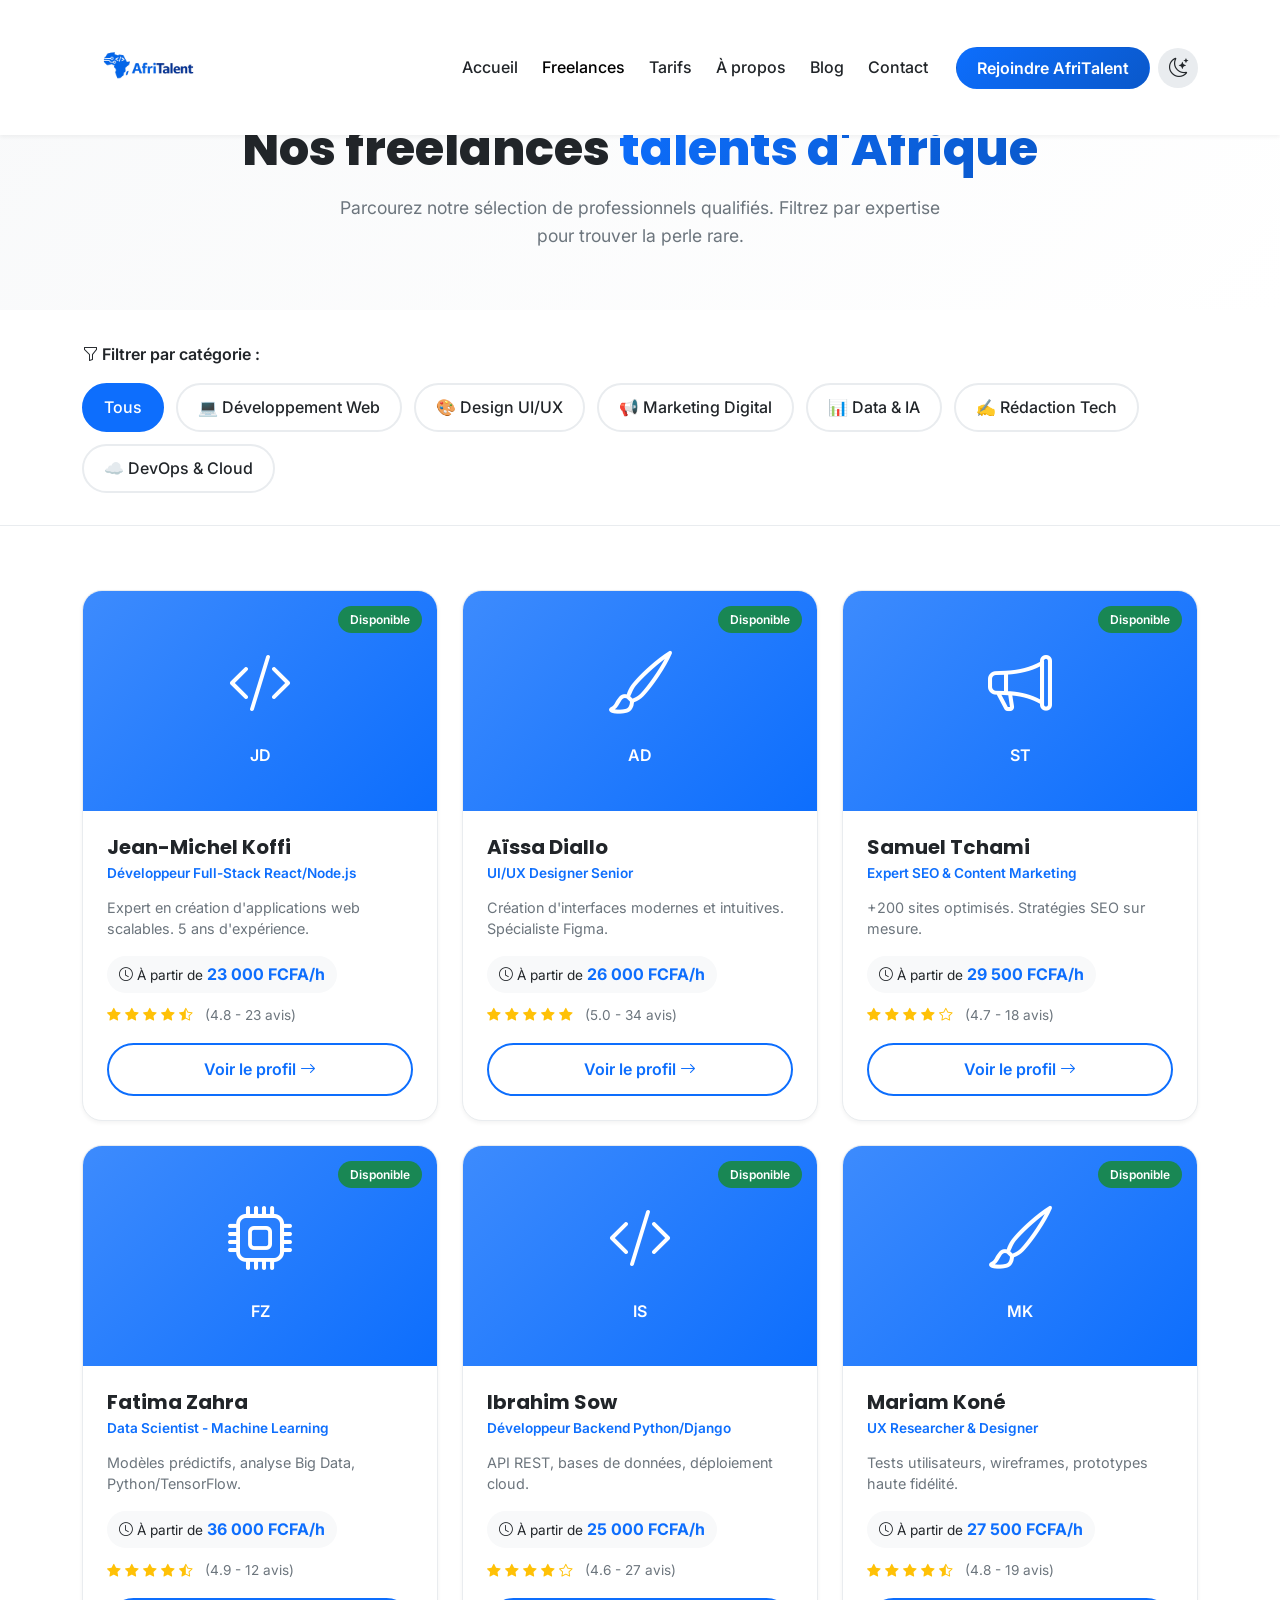
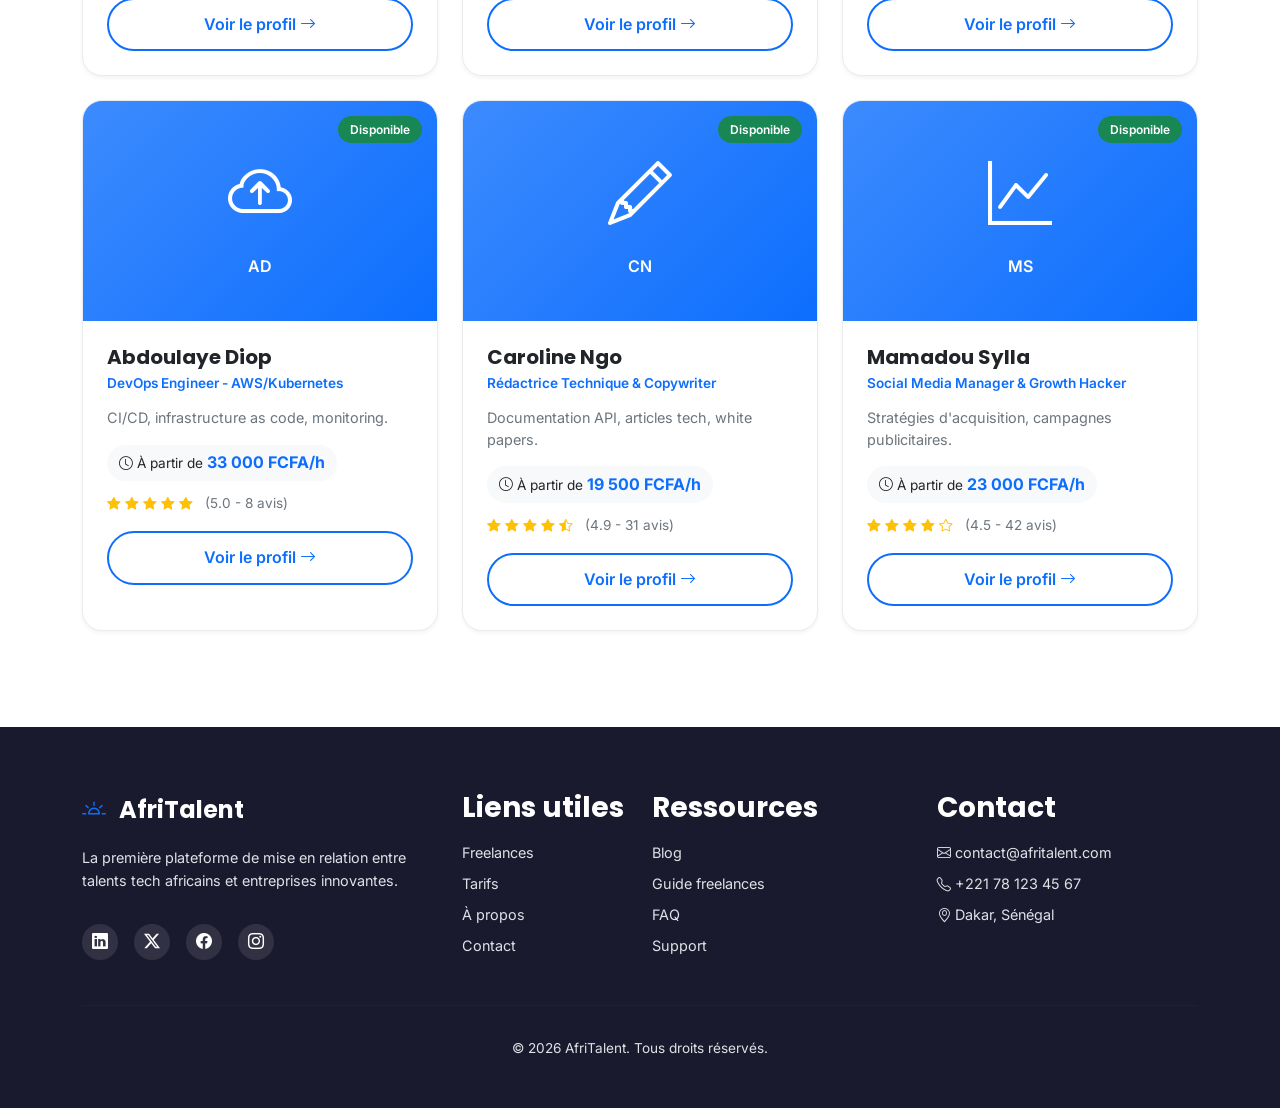
<file: freelances.html>
<!DOCTYPE html>
<html lang="fr">
<head>
    <meta charset="UTF-8">
    <meta name="viewport" content="width=device-width, initial-scale=1.0">
    <meta name="description" content="Découvrez les meilleurs freelances tech d'Afrique">
    <title>AfriTalent — Freelances | Trouvez l'expert qu'il vous faut</title>
    
    <link href="https://cdn.jsdelivr.net/npm/bootstrap@5.3.0/dist/css/bootstrap.min.css" rel="stylesheet">
    <link rel="stylesheet" href="https://cdn.jsdelivr.net/npm/bootstrap-icons@1.11.3/font/bootstrap-icons.min.css">
    <link href="https://fonts.googleapis.com/css2?family=Inter:opsz,wght@14..32,300;400;500;600;700;800&family=Poppins:wght@400;500;600;700;800;900&display=swap" rel="stylesheet">
    <link rel="stylesheet" href="css/style.css">
</head>
<body>

    <header>
        <nav class="navbar navbar-expand-lg fixed-top" id="mainNav">
            <div class="container">
                <a class="navbar-brand" href="index.html"><i><img src="images/logo/logo_afritalent.png" alt="Logo AfriTalent" height="100" width="140"></i></a>
                <button class="navbar-toggler" type="button" data-bs-toggle="collapse" data-bs-target="#navMenu"><span class="navbar-toggler-icon"></span></button>
                <div class="collapse navbar-collapse" id="navMenu">
                    <ul class="navbar-nav ms-auto mb-2 mb-lg-0">
                        <li class="nav-item"><a class="nav-link" href="index.html">Accueil</a></li>
                        <li class="nav-item"><a class="nav-link active" href="freelances.html">Freelances</a></li>
                        <li class="nav-item"><a class="nav-link" href="tarifs.html">Tarifs</a></li>
                        <li class="nav-item"><a class="nav-link" href="about.html">À propos</a></li>
                        <li class="nav-item"><a class="nav-link" href="blog.html">Blog</a></li>
                        <li class="nav-item"><a class="nav-link" href="contact.html">Contact</a></li>
                    </ul>
                    <div class="d-flex align-items-center gap-2 ms-lg-3">
                        <a href="#" class="btn btn-cta" id="rejoindreBtn">Rejoindre AfriTalent</a>
                        <button id="darkModeToggle" class="btn-dark-mode"><i class="bi bi-moon-stars"></i></button>
                    </div>
                </div>
            </div>
        </nav>
    </header>

    <main>
        <section class="page-header">
            <div class="container">
                <h1 class="page-title">Nos freelances <span class="gradient-text">talents d'Afrique</span></h1>
                <p class="page-description">Parcourez notre sélection de professionnels qualifiés. Filtrez par expertise pour trouver la perle rare.</p>
            </div>
        </section>

        <!-- Barre de filtres -->
        <section class="filters-section" aria-labelledby="filters-title">
    <h2 id="filters-title" class="visually-hidden">Filtres des freelances</h2>
            <div class="container">
                <aside class="filters-wrapper">
                    <div class="filters-label"><i class="bi bi-funnel"></i> Filtrer par catégorie :</div>
                    <div class="filters-buttons">
                        <button class="filter-btn active" data-category="all">Tous</button>
                        <button class="filter-btn" data-category="web">💻 Développement Web</button>
                        <button class="filter-btn" data-category="design">🎨 Design UI/UX</button>
                        <button class="filter-btn" data-category="marketing">📢 Marketing Digital</button>
                        <button class="filter-btn" data-category="data">📊 Data & IA</button>
                        <button class="filter-btn" data-category="redaction">✍️ Rédaction Tech</button>
                        <button class="filter-btn" data-category="devops">☁️ DevOps & Cloud</button>
                    </div>
                </aside>
            </div>
        </section>

        <!-- Grille des freelances (9 profils) -->
        <section class="freelances-grid-section">
            <div class="container">
                <div class="row g-4" id="freelancesContainer">
                    
                    <article class="col-lg-4 col-md-6 freelance-item" data-category="web">
                        <div class="freelance-card">
                            <div class="freelance-image">
                                <div class="freelance-placeholder"><i class="bi bi-code-slash"></i><span>JD</span></div>
                                <span class="freelance-badge">Disponible</span>
                            </div>
                            <div class="freelance-info">
                                <h2 class="freelance-name">Jean-Michel Koffi</h2>
                                <p class="freelance-specialty">Développeur Full-Stack React/Node.js</p>
                                <p class="freelance-bio">Expert en création d'applications web scalables. 5 ans d'expérience.</p>
                                <div class="freelance-rate"><i class="bi bi-clock"></i> À partir de <strong>23 000 FCFA/h</strong></div>
                                <div class="freelance-rating"><i class="bi bi-star-fill"></i><i class="bi bi-star-fill"></i><i class="bi bi-star-fill"></i><i class="bi bi-star-fill"></i><i class="bi bi-star-half"></i><span>(4.8 - 23 avis)</span></div>
                                <button class="btn-profile">Voir le profil <i class="bi bi-arrow-right"></i></button>
                            </div>
                        </div>
                    </article>

                    <article class="col-lg-4 col-md-6 freelance-item" data-category="design">
                        <div class="freelance-card">
                            <div class="freelance-image">
                                <div class="freelance-placeholder"><i class="bi bi-brush"></i><span>AD</span></div>
                                <span class="freelance-badge">Disponible</span>
                            </div>
                            <div class="freelance-info">
                                <h2 class="freelance-name">Aïssa Diallo</h2>
                                <p class="freelance-specialty">UI/UX Designer Senior</p>
                                <p class="freelance-bio">Création d'interfaces modernes et intuitives. Spécialiste Figma.</p>
                                <div class="freelance-rate"><i class="bi bi-clock"></i> À partir de <strong>26 000 FCFA/h</strong></div>
                                <div class="freelance-rating"><i class="bi bi-star-fill"></i><i class="bi bi-star-fill"></i><i class="bi bi-star-fill"></i><i class="bi bi-star-fill"></i><i class="bi bi-star-fill"></i><span>(5.0 - 34 avis)</span></div>
                                <button class="btn-profile">Voir le profil <i class="bi bi-arrow-right"></i></button>
                            </div>
                        </div>
                    </article>

                    <article class="col-lg-4 col-md-6 freelance-item" data-category="marketing">
                        <div class="freelance-card">
                            <div class="freelance-image">
                                <div class="freelance-placeholder"><i class="bi bi-megaphone"></i><span>ST</span></div>
                                <span class="freelance-badge">Disponible</span>
                            </div>
                            <div class="freelance-info">
                                <h2 class="freelance-name">Samuel Tchami</h2>
                                <p class="freelance-specialty">Expert SEO & Content Marketing</p>
                                <p class="freelance-bio">+200 sites optimisés. Stratégies SEO sur mesure.</p>
                                <div class="freelance-rate"><i class="bi bi-clock"></i> À partir de <strong>29 500 FCFA/h</strong></div>
                                <div class="freelance-rating"><i class="bi bi-star-fill"></i><i class="bi bi-star-fill"></i><i class="bi bi-star-fill"></i><i class="bi bi-star-fill"></i><i class="bi bi-star"></i><span>(4.7 - 18 avis)</span></div>
                                <button class="btn-profile">Voir le profil <i class="bi bi-arrow-right"></i></button>
                            </div>
                        </div>
                    </article>

                    <article class="col-lg-4 col-md-6 freelance-item" data-category="data">
                        <div class="freelance-card">
                            <div class="freelance-image">
                                <div class="freelance-placeholder"><i class="bi bi-cpu"></i><span>FZ</span></div>
                                <span class="freelance-badge">Disponible</span>
                            </div>
                            <div class="freelance-info">
                                <h2 class="freelance-name">Fatima Zahra</h2>
                                <p class="freelance-specialty">Data Scientist - Machine Learning</p>
                                <p class="freelance-bio">Modèles prédictifs, analyse Big Data, Python/TensorFlow.</p>
                                <div class="freelance-rate"><i class="bi bi-clock"></i> À partir de <strong>36 000 FCFA/h</strong></div>
                                <div class="freelance-rating"><i class="bi bi-star-fill"></i><i class="bi bi-star-fill"></i><i class="bi bi-star-fill"></i><i class="bi bi-star-fill"></i><i class="bi bi-star-half"></i><span>(4.9 - 12 avis)</span></div>
                                <button class="btn-profile">Voir le profil <i class="bi bi-arrow-right"></i></button>
                            </div>
                        </div>
                    </article>

                    <article class="col-lg-4 col-md-6 freelance-item" data-category="web">
                        <div class="freelance-card">
                            <div class="freelance-image">
                                <div class="freelance-placeholder"><i class="bi bi-code-slash"></i><span>IS</span></div>
                                <span class="freelance-badge">Disponible</span>
                            </div>
                            <div class="freelance-info">
                                <h2 class="freelance-name">Ibrahim Sow</h2>
                                <p class="freelance-specialty">Développeur Backend Python/Django</p>
                                <p class="freelance-bio">API REST, bases de données, déploiement cloud.</p>
                                <div class="freelance-rate"><i class="bi bi-clock"></i> À partir de <strong>25 000 FCFA/h</strong></div>
                                <div class="freelance-rating"><i class="bi bi-star-fill"></i><i class="bi bi-star-fill"></i><i class="bi bi-star-fill"></i><i class="bi bi-star-fill"></i><i class="bi bi-star"></i><span>(4.6 - 27 avis)</span></div>
                                <button class="btn-profile">Voir le profil <i class="bi bi-arrow-right"></i></button>
                            </div>
                        </div>
                    </article>

                    <article class="col-lg-4 col-md-6 freelance-item" data-category="design">
                        <div class="freelance-card">
                            <div class="freelance-image">
                                <div class="freelance-placeholder"><i class="bi bi-brush"></i><span>MK</span></div>
                                <span class="freelance-badge">Disponible</span>
                            </div>
                            <div class="freelance-info">
                                <h2 class="freelance-name">Mariam Koné</h2>
                                <p class="freelance-specialty">UX Researcher & Designer</p>
                                <p class="freelance-bio">Tests utilisateurs, wireframes, prototypes haute fidélité.</p>
                                <div class="freelance-rate"><i class="bi bi-clock"></i> À partir de <strong>27 500 FCFA/h</strong></div>
                                <div class="freelance-rating"><i class="bi bi-star-fill"></i><i class="bi bi-star-fill"></i><i class="bi bi-star-fill"></i><i class="bi bi-star-fill"></i><i class="bi bi-star-half"></i><span>(4.8 - 19 avis)</span></div>
                                <button class="btn-profile">Voir le profil <i class="bi bi-arrow-right"></i></button>
                            </div>
                        </div>
                    </article>

                    <article class="col-lg-4 col-md-6 freelance-item" data-category="devops">
                        <div class="freelance-card">
                            <div class="freelance-image">
                                <div class="freelance-placeholder"><i class="bi bi-cloud-arrow-up"></i><span>AD</span></div>
                                <span class="freelance-badge">Disponible</span>
                            </div>
                            <div class="freelance-info">
                                <h2 class="freelance-name">Abdoulaye Diop</h2>
                                <p class="freelance-specialty">DevOps Engineer - AWS/Kubernetes</p>
                                <p class="freelance-bio">CI/CD, infrastructure as code, monitoring.</p>
                                <div class="freelance-rate"><i class="bi bi-clock"></i> À partir de <strong>33 000 FCFA/h</strong></div>
                                <div class="freelance-rating"><i class="bi bi-star-fill"></i><i class="bi bi-star-fill"></i><i class="bi bi-star-fill"></i><i class="bi bi-star-fill"></i><i class="bi bi-star-fill"></i><span>(5.0 - 8 avis)</span></div>
                                <button class="btn-profile">Voir le profil <i class="bi bi-arrow-right"></i></button>
                            </div>
                        </div>
                    </article>

                    <article class="col-lg-4 col-md-6 freelance-item" data-category="redaction">
                        <div class="freelance-card">
                            <div class="freelance-image">
                                <div class="freelance-placeholder"><i class="bi bi-pencil"></i><span>CN</span></div>
                                <span class="freelance-badge">Disponible</span>
                            </div>
                            <div class="freelance-info">
                                <h2 class="freelance-name">Caroline Ngo</h2>
                                <p class="freelance-specialty">Rédactrice Technique & Copywriter</p>
                                <p class="freelance-bio">Documentation API, articles tech, white papers.</p>
                                <div class="freelance-rate"><i class="bi bi-clock"></i> À partir de <strong>19 500 FCFA/h</strong></div>
                                <div class="freelance-rating"><i class="bi bi-star-fill"></i><i class="bi bi-star-fill"></i><i class="bi bi-star-fill"></i><i class="bi bi-star-fill"></i><i class="bi bi-star-half"></i><span>(4.9 - 31 avis)</span></div>
                                <button class="btn-profile">Voir le profil <i class="bi bi-arrow-right"></i></button>
                            </div>
                        </div>
                    </article>

                    <article class="col-lg-4 col-md-6 freelance-item" data-category="marketing">
                        <div class="freelance-card">
                            <div class="freelance-image">
                                <div class="freelance-placeholder"><i class="bi bi-graph-up"></i><span>MS</span></div>
                                <span class="freelance-badge">Disponible</span>
                            </div>
                            <div class="freelance-info">
                                <h2 class="freelance-name">Mamadou Sylla</h2>
                                <p class="freelance-specialty">Social Media Manager & Growth Hacker</p>
                                <p class="freelance-bio">Stratégies d'acquisition, campagnes publicitaires.</p>
                                <div class="freelance-rate"><i class="bi bi-clock"></i> À partir de <strong>23 000 FCFA/h</strong></div>
                                <div class="freelance-rating"><i class="bi bi-star-fill"></i><i class="bi bi-star-fill"></i><i class="bi bi-star-fill"></i><i class="bi bi-star-fill"></i><i class="bi bi-star"></i><span>(4.5 - 42 avis)</span></div>
                                <button class="btn-profile">Voir le profil <i class="bi bi-arrow-right"></i></button>
                            </div>
                        </div>
                    </article>
                </div>
                <div id="noResultsMessage" class="no-results-message" style="display: none;">
                    <i class="bi bi-emoji-frown"></i>
                    <h3>Aucun freelance trouvé</h3>
                    <p>Essayez de modifier vos filtres pour voir plus de profils.</p>
                </div>
            </div>
        </section>
    </main>

    <footer class="footer">
        <div class="container">
            <div class="row gy-4">
                <div class="col-lg-4 col-md-6"><div class="footer-brand"><i class="bi bi-brightness-alt-high"></i> AfriTalent</div><p class="footer-description">La première plateforme de mise en relation entre talents tech africains et entreprises innovantes.</p><div class="footer-social"><a href="#"><i class="bi bi-linkedin"></i></a><a href="#"><i class="bi bi-twitter-x"></i></a><a href="#"><i class="bi bi-facebook"></i></a><a href="#"><i class="bi bi-instagram"></i></a></div></div>
                <div class="col-lg-2 col-md-6"><h3>Liens utiles</h3><ul class="footer-links"><li><a href="freelances.html">Freelances</a></li><li><a href="tarifs.html">Tarifs</a></li><li><a href="about.html">À propos</a></li><li><a href="contact.html">Contact</a></li></ul></div>
                <div class="col-lg-3 col-md-6"><h3>Ressources</h3><ul class="footer-links"><li><a href="blog.html">Blog</a></li><li><a href="#">Guide freelances</a></li><li><a href="#">FAQ</a></li><li><a href="#">Support</a></li></ul></div>
                <div class="col-lg-3 col-md-6"><h3>Contact</h3><ul class="footer-links"><li><i class="bi bi-envelope"></i> contact@afritalent.com</li><li><i class="bi bi-telephone"></i> +221 78 123 45 67</li><li><i class="bi bi-geo-alt"></i> Dakar, Sénégal</li></ul></div>
            </div>
            <hr class="footer-hr"><div class="copyright"><p>&copy; <span id="currentYear"></span> AfriTalent. Tous droits réservés.</p></div>
        </div>
    </footer>

    <button id="backToTop" class="back-to-top"><i class="bi bi-arrow-up"></i></button>

    <div class="modal fade" id="inscriptionModal" tabindex="-1" aria-hidden="true">
        <div class="modal-dialog modal-dialog-centered">
            <div class="modal-content">
                <div class="modal-header"><h3 class="modal-title">Rejoindre AfriTalent</h3><button type="button" class="btn-close" data-bs-dismiss="modal" aria-label="Fermer"></button></div>
                <div class="modal-body"><p>Choisissez votre statut pour continuer :</p><div class="d-grid gap-3"><a href="#" class="btn btn-primary btn-lg">Je suis Freelance</a><a href="#" class="btn btn-outline-primary btn-lg">Je suis Entreprise</a></div><div class="separator-modal"><span>Déjà un compte ?</span></div><div class="text-center"><a href="#" class="text-primary">Se connecter</a></div></div>
            </div>
        </div>
    </div>

    <script src="https://cdn.jsdelivr.net/npm/bootstrap@5.3.0/dist/js/bootstrap.bundle.min.js"></script>
    <script src="js/main.js"></script>
</body>
</html>
</file>
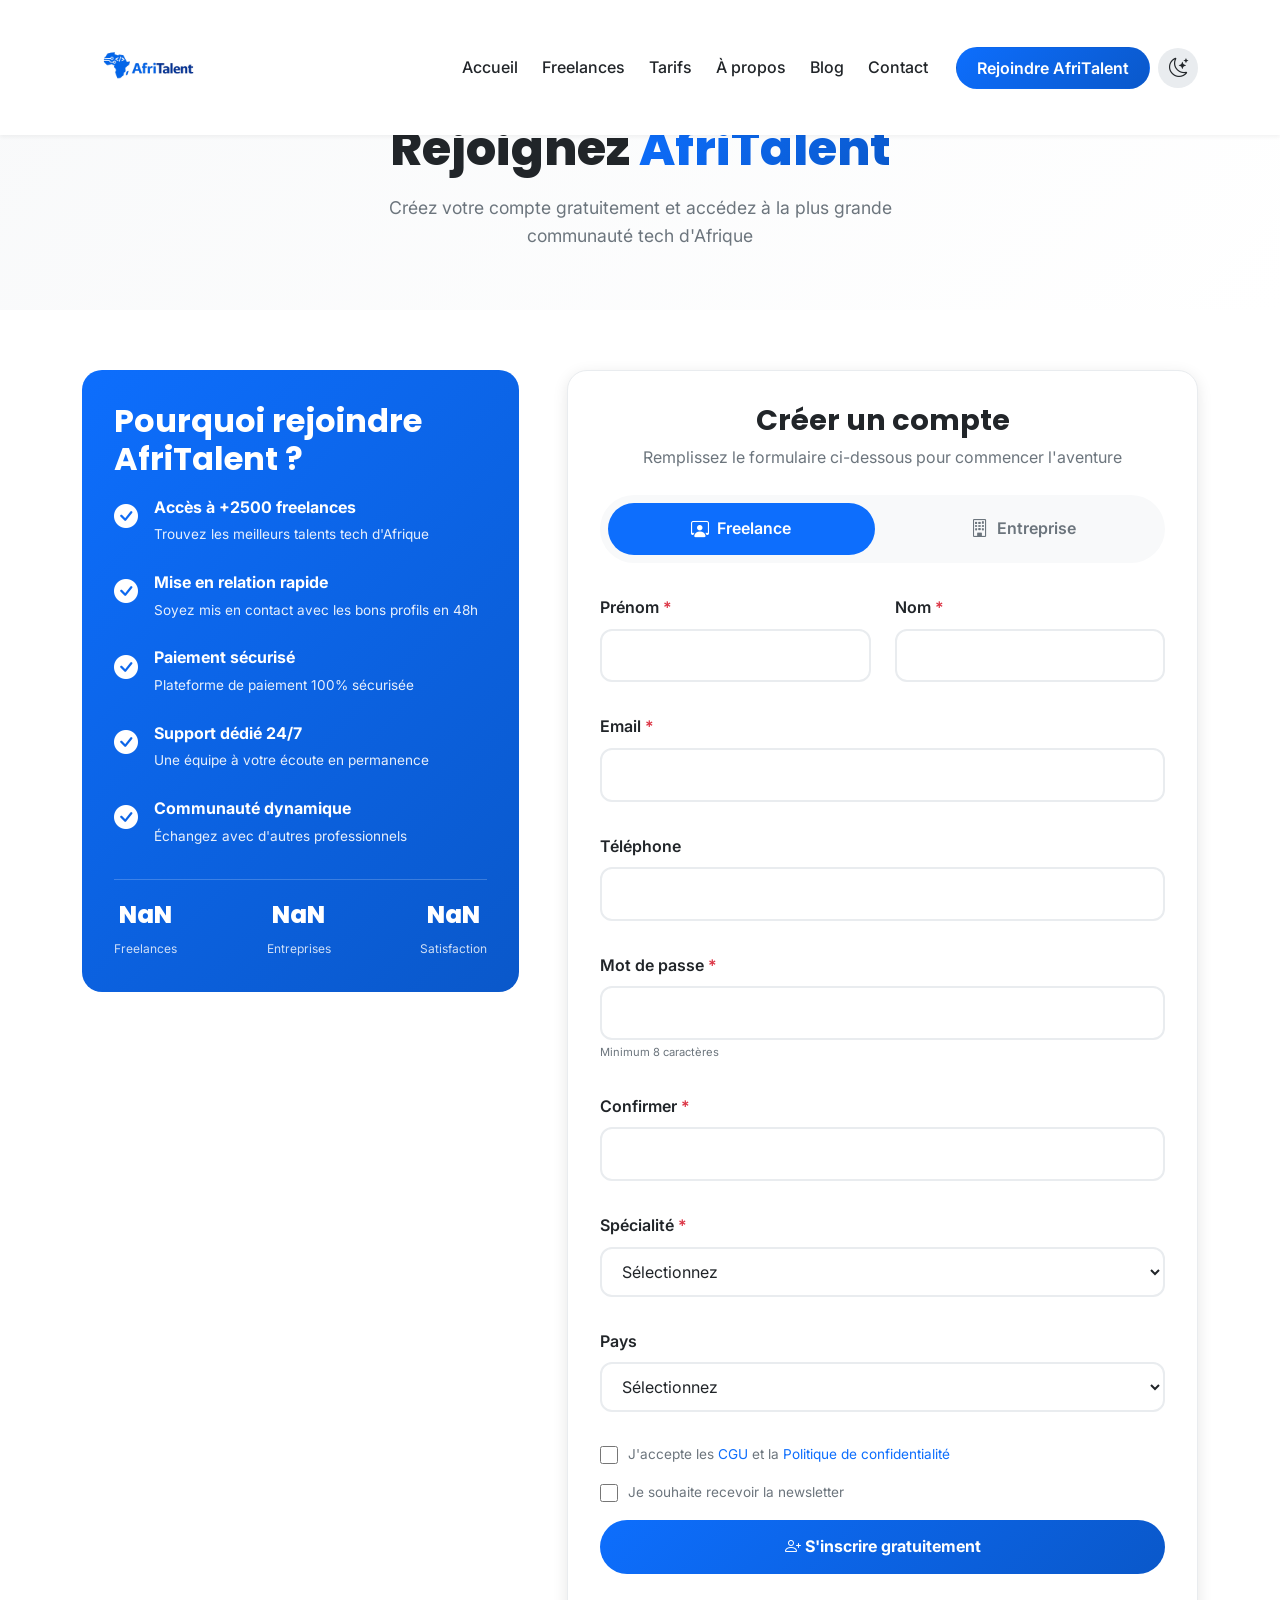
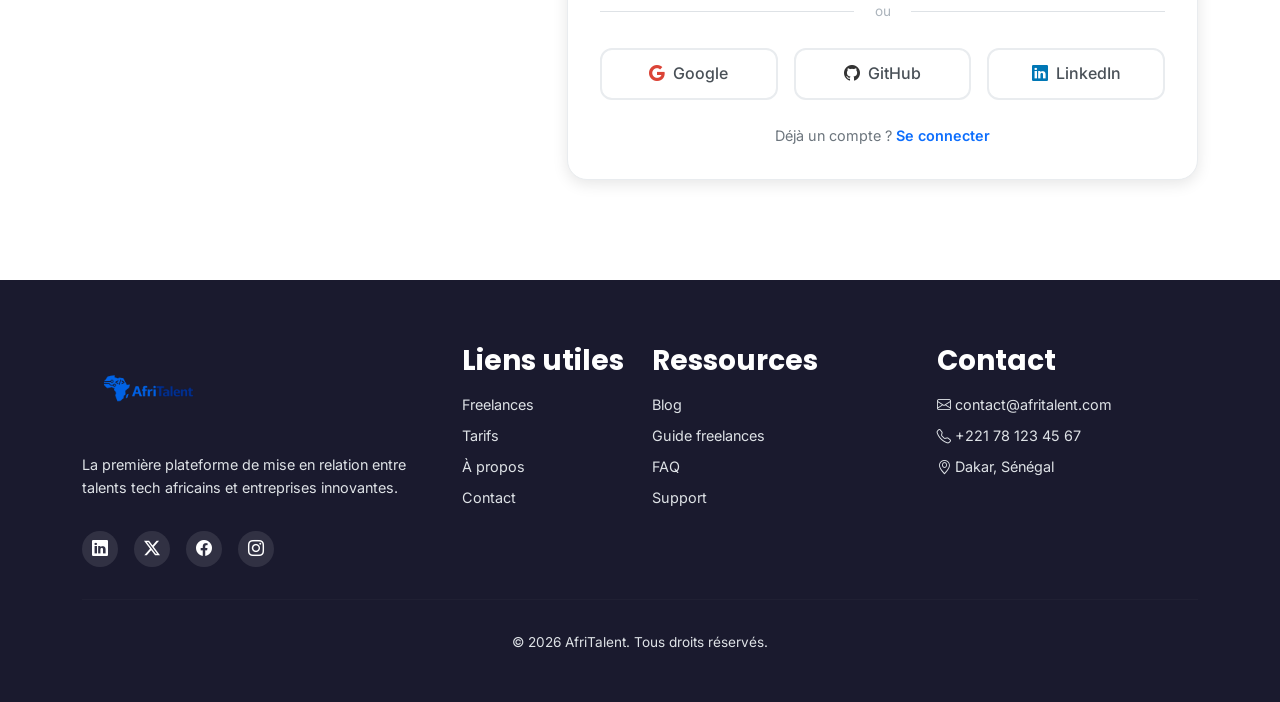
<file: inscription.html>
<!DOCTYPE html>
<html lang="fr">
<head>
    <meta charset="UTF-8">
    <meta name="viewport" content="width=device-width, initial-scale=1.0">
    <meta name="description" content="Inscription à AfriTalent - Rejoignez la communauté">
    <title>AfriTalent — Inscription | Rejoignez la communauté</title>
    
    <link href="https://cdn.jsdelivr.net/npm/bootstrap@5.3.0/dist/css/bootstrap.min.css" rel="stylesheet">
    <link rel="stylesheet" href="https://cdn.jsdelivr.net/npm/bootstrap-icons@1.11.3/font/bootstrap-icons.min.css">
    <link href="https://fonts.googleapis.com/css2?family=Inter:opsz,wght@14..32,300;400;500;600;700;800&family=Poppins:wght@400;500;600;700;800;900&display=swap" rel="stylesheet">
    <link rel="stylesheet" href="css/style.css">
</head>
<body>

    <header>
        <nav class="navbar navbar-expand-lg fixed-top" id="mainNav">
            <div class="container">
                <a class="navbar-brand" href="index.html"><i><img src="images/logo/logo_afritalent.png" alt="Logo AfriTalent" height="120" width="140"></i></a>
                <button class="navbar-toggler" type="button" data-bs-toggle="collapse" data-bs-target="#navMenu"><span class="navbar-toggler-icon"></span></button>
                <div class="collapse navbar-collapse" id="navMenu">
                    <ul class="navbar-nav ms-auto mb-2 mb-lg-0">
                        <li class="nav-item"><a class="nav-link" href="index.html">Accueil</a></li>
                        <li class="nav-item"><a class="nav-link" href="freelances.html">Freelances</a></li>
                        <li class="nav-item"><a class="nav-link" href="tarifs.html">Tarifs</a></li>
                        <li class="nav-item"><a class="nav-link" href="about.html">À propos</a></li>
                        <li class="nav-item"><a class="nav-link" href="blog.html">Blog</a></li>
                        <li class="nav-item"><a class="nav-link" href="contact.html">Contact</a></li>
                    </ul>
                    <div class="d-flex align-items-center gap-2 ms-lg-3">
                        <a href="#" class="btn btn-cta" id="rejoindreBtn">Rejoindre AfriTalent</a>
                        <button id="darkModeToggle" class="btn-dark-mode"><i class="bi bi-moon-stars"></i></button>
                    </div>
                </div>
            </div>
        </nav>
    </header>

    <main>
        <section class="page-header">
            <div class="container">
                <h1 class="page-title">Rejoignez <span class="gradient-text">AfriTalent</span></h1>
                <p class="page-description">Créez votre compte gratuitement et accédez à la plus grande communauté tech d'Afrique</p>
            </div>
        </section>

        <section class="inscription-page-section" aria-labelledby="inscription-title">
    <h2 id="inscription-title" class="visually-hidden">Page d'inscription</h2>
            <div class="container">
                <div class="row g-5">
                    
                    <aside class="col-lg-5">
                        <div class="benefits-card">
                            <h2>Pourquoi rejoindre AfriTalent ?</h2>
                            <ul class="benefits-list">
                                <li><i class="bi bi-check-circle-fill"></i><div><strong>Accès à +2500 freelances</strong><p>Trouvez les meilleurs talents tech d'Afrique</p></div></li>
                                <li><i class="bi bi-check-circle-fill"></i><div><strong>Mise en relation rapide</strong><p>Soyez mis en contact avec les bons profils en 48h</p></div></li>
                                <li><i class="bi bi-check-circle-fill"></i><div><strong>Paiement sécurisé</strong><p>Plateforme de paiement 100% sécurisée</p></div></li>
                                <li><i class="bi bi-check-circle-fill"></i><div><strong>Support dédié 24/7</strong><p>Une équipe à votre écoute en permanence</p></div></li>
                                <li><i class="bi bi-check-circle-fill"></i><div><strong>Communauté dynamique</strong><p>Échangez avec d'autres professionnels</p></div></li>
                            </ul>
                            <div class="benefits-stats">
                                <div class="stat"><span class="stat-number">2500+</span><span class="stat-label">Freelances</span></div>
                                <div class="stat"><span class="stat-number">800+</span><span class="stat-label">Entreprises</span></div>
                                <div class="stat"><span class="stat-number">98%</span><span class="stat-label">Satisfaction</span></div>
                            </div>
                        </div>
                    </aside>
                    
                    <article class="col-lg-7">
                        <div class="inscription-form-wrapper">
                            <div class="form-header">
                                <h2>Créer un compte</h2>
                                <p>Remplissez le formulaire ci-dessous pour commencer l'aventure</p>
                            </div>
                            
                            <div class="user-type-selector">
                                <div class="type-option active" data-type="freelance"><i class="bi bi-person-workspace"></i><span>Freelance</span></div>
                                <div class="type-option" data-type="entreprise"><i class="bi bi-building"></i><span>Entreprise</span></div>
                            </div>
                            
                            <form id="inscriptionForm">
                                <div class="row">
                                    <div class="col-md-6"><div class="form-group"><label class="form-label">Prénom <span class="required">*</span></label><input type="text" class="form-control-custom" required></div></div>
                                    <div class="col-md-6"><div class="form-group"><label class="form-label">Nom <span class="required">*</span></label><input type="text" class="form-control-custom" required></div></div>
                                </div>
                                <div class="form-group"><label class="form-label">Email <span class="required">*</span></label><input type="email" class="form-control-custom" required></div>
                                <div class="form-group"><label class="form-label">Téléphone</label><input type="tel" class="form-control-custom"></div>
                                <div class="form-group"><label class="form-label">Mot de passe <span class="required">*</span></label><input type="password" class="form-control-custom" required><small class="form-hint">Minimum 8 caractères</small></div>
                                <div class="form-group"><label class="form-label">Confirmer <span class="required">*</span></label><input type="password" class="form-control-custom" required></div>
                                <div class="form-group" id="specialiteGroup"><label class="form-label">Spécialité <span class="required">*</span></label><select class="form-select-custom"><option value="">Sélectionnez</option><option value="web">Développement Web</option><option value="design">Design UI/UX</option><option value="marketing">Marketing Digital</option><option value="data">Data & IA</option><option value="redaction">Rédaction Tech</option><option value="devops">DevOps & Cloud</option></select></div>
                                <div class="form-group" id="entrepriseGroup" style="display:none"><label class="form-label">Nom entreprise <span class="required">*</span></label><input type="text" class="form-control-custom"></div>
                                <div class="form-group"><label class="form-label">Pays</label><select class="form-select-custom"><option value="">Sélectionnez</option><option value="senegal">Sénégal</option><option value="cote_ivoire">Côte d'Ivoire</option><option value="maroc">Maroc</option><option value="tunisie">Tunisie</option><option value="algerie">Algérie</option><option value="nigeria">Nigeria</option></select></div>
                                <div class="checkbox-group"><input type="checkbox" id="cgu" required><label for="cgu">J'accepte les <a href="#">CGU</a> et la <a href="#">Politique de confidentialité</a></label></div>
                                <div class="checkbox-group"><input type="checkbox" id="newsletter"><label for="newsletter">Je souhaite recevoir la newsletter</label></div>
                                <button type="submit" class="btn-submit"><i class="bi bi-person-plus"></i> S'inscrire gratuitement</button>
                            </form>
                            
                            <div class="separator"><span>ou</span></div>
                            <div class="social-login"><button class="btn-social google"><i class="bi bi-google"></i> Google</button><button class="btn-social github"><i class="bi bi-github"></i> GitHub</button><button class="btn-social linkedin"><i class="bi bi-linkedin"></i> LinkedIn</button></div>
                            <div class="login-redirect">Déjà un compte ? <a href="#">Se connecter</a></div>
                        </div>
                    </article>
                </div>
            </div>
        </section>
    </main>

    <footer class="footer">
        <div class="container">
            <div class="row gy-4">
                <div class="col-lg-4 col-md-6"><div class="footer-brand"><i><img src="images/logo/logo_afritalent.png" alt="Logo AfriTalent" height="100" width="140"></i></div><p class="footer-description">La première plateforme de mise en relation entre talents tech africains et entreprises innovantes.</p><div class="footer-social"><a href="#"><i class="bi bi-linkedin"></i></a><a href="#"><i class="bi bi-twitter-x"></i></a><a href="#"><i class="bi bi-facebook"></i></a><a href="#"><i class="bi bi-instagram"></i></a></div></div>
                <div class="col-lg-2 col-md-6"><h3>Liens utiles</h3><ul class="footer-links"><li><a href="freelances.html">Freelances</a></li><li><a href="tarifs.html">Tarifs</a></li><li><a href="about.html">À propos</a></li><li><a href="contact.html">Contact</a></li></ul></div>
                <div class="col-lg-3 col-md-6"><h3>Ressources</h3><ul class="footer-links"><li><a href="blog.html">Blog</a></li><li><a href="#">Guide freelances</a></li><li><a href="#">FAQ</a></li><li><a href="#">Support</a></li></ul></div>
                <div class="col-lg-3 col-md-6"><h3>Contact</h3><ul class="footer-links"><li><i class="bi bi-envelope"></i> contact@afritalent.com</li><li><i class="bi bi-telephone"></i> +221 78 123 45 67</li><li><i class="bi bi-geo-alt"></i> Dakar, Sénégal</li></ul></div>
            </div>
            <hr class="footer-hr"><div class="copyright"><p>&copy; <span id="currentYear"></span> AfriTalent. Tous droits réservés.</p></div>
        </div>
    </footer>

    <button id="backToTop" class="back-to-top"><i class="bi bi-arrow-up"></i></button>

    <script src="https://cdn.jsdelivr.net/npm/bootstrap@5.3.0/dist/js/bootstrap.bundle.min.js"></script>
    <script src="js/main.js"></script>
</body>
</html>
</file>
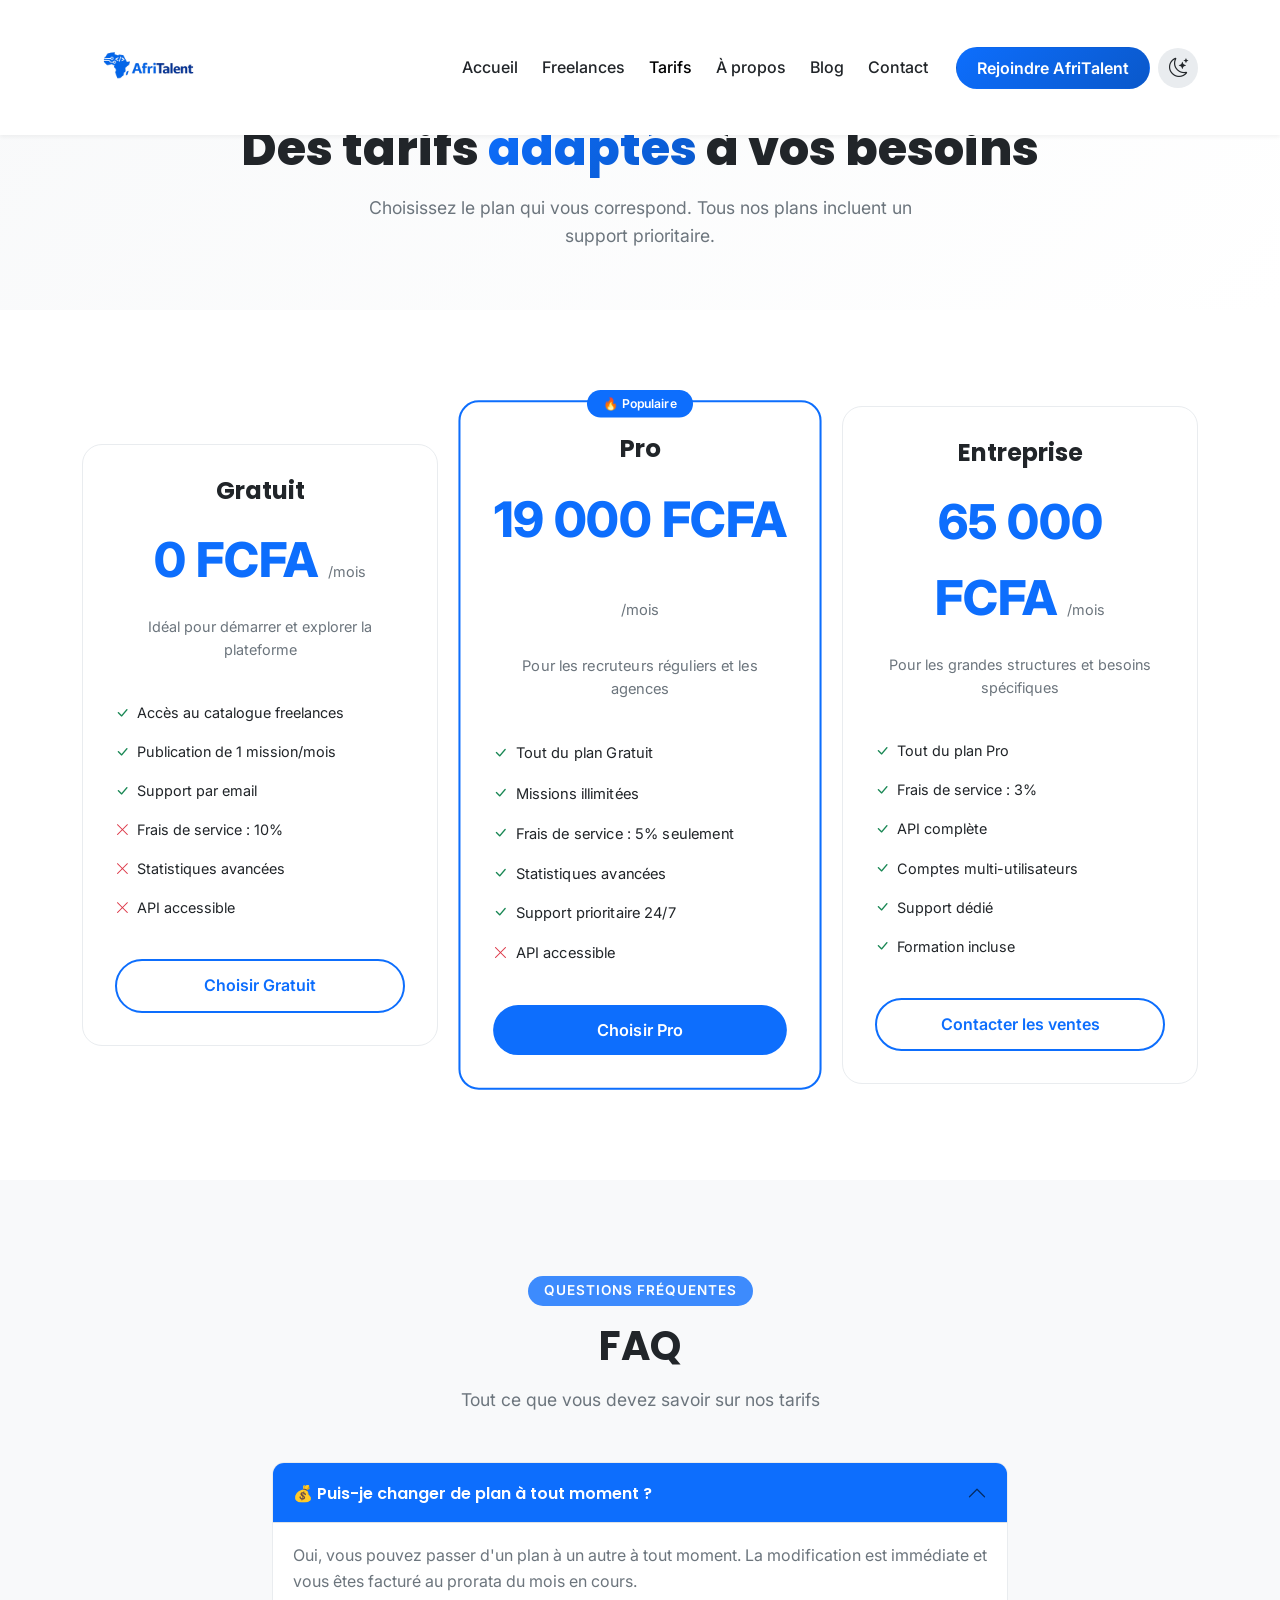
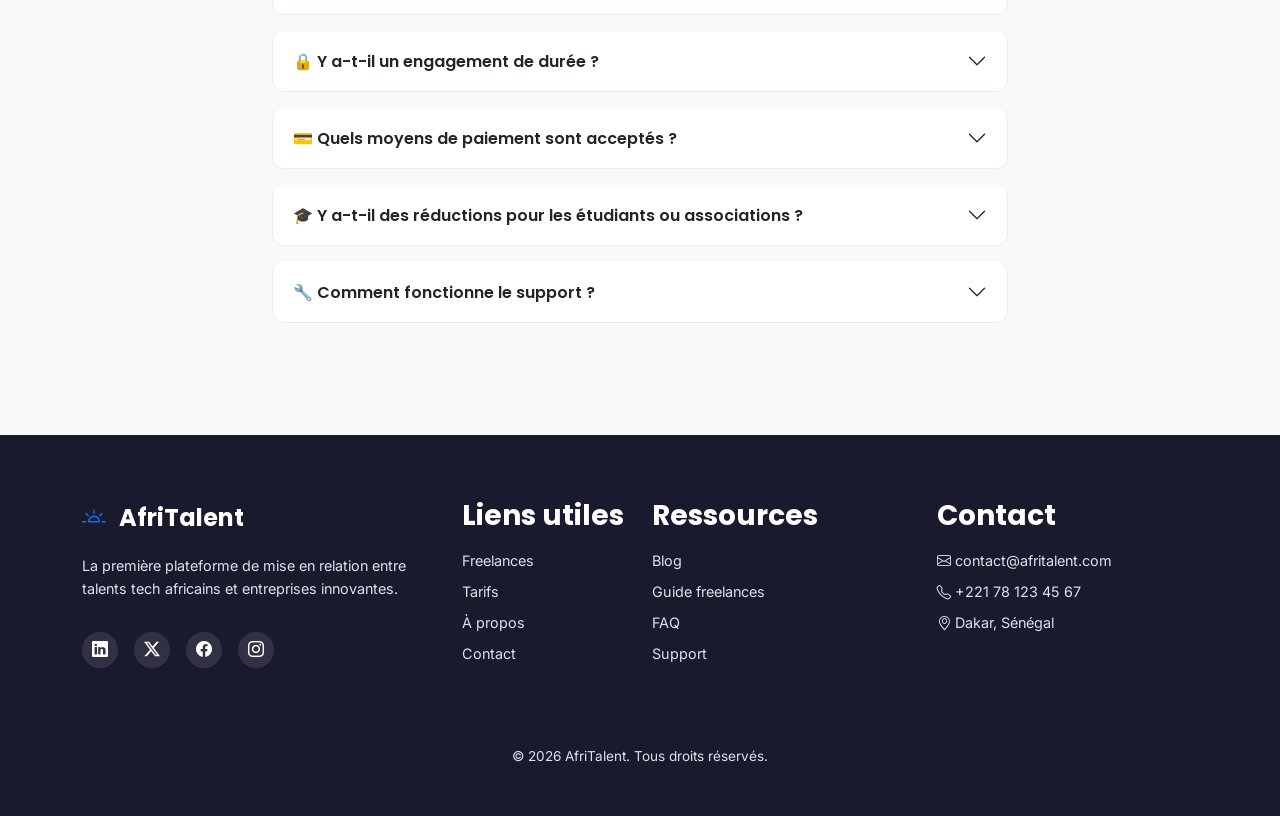
<file: tarifs.html>
<!DOCTYPE html>
<html lang="fr">
<head>
    <meta charset="UTF-8">
    <meta name="viewport" content="width=device-width, initial-scale=1.0">
    <meta name="description" content="Découvrez nos plans tarifaires AfriTalent">
    <title>AfriTalent — Tarifs | Plans adaptés à vos besoins</title>
    
    <link href="https://cdn.jsdelivr.net/npm/bootstrap@5.3.0/dist/css/bootstrap.min.css" rel="stylesheet">
    <link rel="stylesheet" href="https://cdn.jsdelivr.net/npm/bootstrap-icons@1.11.3/font/bootstrap-icons.min.css">
    <link href="https://fonts.googleapis.com/css2?family=Inter:opsz,wght@14..32,300;400;500;600;700;800&family=Poppins:wght@400;500;600;700;800;900&display=swap" rel="stylesheet">
    <link rel="stylesheet" href="css/style.css">
</head>
<body>

    <header>
        <nav class="navbar navbar-expand-lg fixed-top" id="mainNav">
            <div class="container">
                <a class="navbar-brand" href="index.html"><i><img src="images/logo/logo_afritalent.png" alt="Logo AfriTalent" height="120" width="140"></i></a>
                <button class="navbar-toggler" type="button" data-bs-toggle="collapse" data-bs-target="#navMenu"><span class="navbar-toggler-icon"></span></button>
                <div class="collapse navbar-collapse" id="navMenu">
                    <ul class="navbar-nav ms-auto mb-2 mb-lg-0">
                        <li class="nav-item"><a class="nav-link" href="index.html">Accueil</a></li>
                        <li class="nav-item"><a class="nav-link" href="freelances.html">Freelances</a></li>
                        <li class="nav-item"><a class="nav-link active" href="tarifs.html">Tarifs</a></li>
                        <li class="nav-item"><a class="nav-link" href="about.html">À propos</a></li>
                        <li class="nav-item"><a class="nav-link" href="blog.html">Blog</a></li>
                        <li class="nav-item"><a class="nav-link" href="contact.html">Contact</a></li>
                    </ul>
                    <div class="d-flex align-items-center gap-2 ms-lg-3">
                        <a href="#" class="btn btn-cta" id="rejoindreBtn">Rejoindre AfriTalent</a>
                        <button id="darkModeToggle" class="btn-dark-mode"><i class="bi bi-moon-stars"></i></button>
                    </div>
                </div>
            </div>
        </nav>
    </header>

    <main>
        <section class="page-header">
            <div class="container">
                <h1 class="page-title">Des tarifs <span class="gradient-text">adaptés</span> à vos besoins</h1>
                <p class="page-description">Choisissez le plan qui vous correspond. Tous nos plans incluent un support prioritaire.</p>
            </div>
        </section>

        <!-- 3 plans tarifaires -->
        <section class="pricing-section section-padding" aria-labelledby="pricing-title">
    <h2 id="pricing-title" class="visually-hidden">Nos plans tarifaires</h2>
            <div class="container">
                <div class="row g-4 align-items-center">
                    
                    <article class="col-lg-4">
                        <div class="pricing-card">
                            <h2 class="pricing-name">Gratuit</h2>
                            <div class="pricing-price">0 FCFA <small>/mois</small></div>
                            <p class="pricing-description">Idéal pour démarrer et explorer la plateforme</p>
                            <ul class="pricing-features">
                                <li><i class="bi bi-check-lg"></i> Accès au catalogue freelances</li>
                                <li><i class="bi bi-check-lg"></i> Publication de 1 mission/mois</li>
                                <li><i class="bi bi-check-lg"></i> Support par email</li>
                                <li><i class="bi bi-x-lg"></i> Frais de service : 10%</li>
                                <li><i class="bi bi-x-lg"></i> Statistiques avancées</li>
                                <li><i class="bi bi-x-lg"></i> API accessible</li>
                            </ul>
                            <button class="btn-pricing-outline">Choisir Gratuit</button>
                        </div>
                    </article>

                    <article class="col-lg-4">
                        <div class="pricing-card featured">
                            <div class="pricing-badge">🔥 Populaire</div>
                            <h2 class="pricing-name">Pro</h2>
                            <div class="pricing-price">19 000 FCFA <small>/mois</small></div>
                            <p class="pricing-description">Pour les recruteurs réguliers et les agences</p>
                            <ul class="pricing-features">
                                <li><i class="bi bi-check-lg"></i> Tout du plan Gratuit</li>
                                <li><i class="bi bi-check-lg"></i> Missions illimitées</li>
                                <li><i class="bi bi-check-lg"></i> Frais de service : 5% seulement</li>
                                <li><i class="bi bi-check-lg"></i> Statistiques avancées</li>
                                <li><i class="bi bi-check-lg"></i> Support prioritaire 24/7</li>
                                <li><i class="bi bi-x-lg"></i> API accessible</li>
                            </ul>
                            <button class="btn-pricing">Choisir Pro</button>
                        </div>
                    </article>

                    <article class="col-lg-4">
                        <div class="pricing-card">
                            <h2 class="pricing-name">Entreprise</h2>
                            <div class="pricing-price">65 000 FCFA <small>/mois</small></div>
                            <p class="pricing-description">Pour les grandes structures et besoins spécifiques</p>
                            <ul class="pricing-features">
                                <li><i class="bi bi-check-lg"></i> Tout du plan Pro</li>
                                <li><i class="bi bi-check-lg"></i> Frais de service : 3%</li>
                                <li><i class="bi bi-check-lg"></i> API complète</li>
                                <li><i class="bi bi-check-lg"></i> Comptes multi-utilisateurs</li>
                                <li><i class="bi bi-check-lg"></i> Support dédié</li>
                                <li><i class="bi bi-check-lg"></i> Formation incluse</li>
                            </ul>
                            <button class="btn-pricing-outline">Contacter les ventes</button>
                        </div>
                    </article>
                </div>
            </div>
        </section>

        <!-- FAQ Accordion -->
        <section class="faq-section section-padding">
            <div class="container">
                <div class="text-center mb-5">
                    <span class="section-badge">Questions fréquentes</span>
                    <h2 class="section-title">FAQ</h2>
                    <p class="section-subtitle">Tout ce que vous devez savoir sur nos tarifs</p>
                </div>

                <div class="row justify-content-center">
                    <div class="col-lg-8">
                        <aside class="accordion" id="faqAccordion">
                            
                            <div class="accordion-item">
                                <h2 class="accordion-header"><button class="accordion-button" type="button" data-bs-toggle="collapse" data-bs-target="#faq1">💰 Puis-je changer de plan à tout moment ?</button></h2>
                                <div id="faq1" class="accordion-collapse collapse show"><div class="accordion-body">Oui, vous pouvez passer d'un plan à un autre à tout moment. La modification est immédiate et vous êtes facturé au prorata du mois en cours.</div></div>
                            </div>

                            <div class="accordion-item">
                                <h2 class="accordion-header"><button class="accordion-button collapsed" type="button" data-bs-toggle="collapse" data-bs-target="#faq2">🔒 Y a-t-il un engagement de durée ?</button></h2>
                                <div id="faq2" class="accordion-collapse collapse"><div class="accordion-body">Aucun engagement ! Nos plans sont sans durée minimale. Vous pouvez résilier à tout moment depuis votre espace client.</div></div>
                            </div>

                            <div class="accordion-item">
                                <h2 class="accordion-header"><button class="accordion-button collapsed" type="button" data-bs-toggle="collapse" data-bs-target="#faq3">💳 Quels moyens de paiement sont acceptés ?</button></h2>
                                <div id="faq3" class="accordion-collapse collapse"><div class="accordion-body">Nous acceptons les cartes bancaires (Visa, Mastercard), PayPal, et virement bancaire pour les plans Entreprise.</div></div>
                            </div>

                            <div class="accordion-item">
                                <h2 class="accordion-header"><button class="accordion-button collapsed" type="button" data-bs-toggle="collapse" data-bs-target="#faq4">🎓 Y a-t-il des réductions pour les étudiants ou associations ?</button></h2>
                                <div id="faq4" class="accordion-collapse collapse"><div class="accordion-body">Oui ! Nous offrons une réduction de 50% sur le plan Pro pour les étudiants et associations à but non lucratif. Contactez notre support.</div></div>
                            </div>

                            <div class="accordion-item">
                                <h2 class="accordion-header"><button class="accordion-button collapsed" type="button" data-bs-toggle="collapse" data-bs-target="#faq5">🔧 Comment fonctionne le support ?</button></h2>
                                <div id="faq5" class="accordion-collapse collapse"><div class="accordion-body">Le support par email est inclus dans tous les plans. Les plans Pro et Entreprise bénéficient d'un support prioritaire 24/7 par chat et téléphone.</div></div>
                            </div>
                        </aside>
                    </div>
                </div>
            </div>
        </section>
    </main>

    <footer class="footer">
        <div class="container">
            <div class="row gy-4">
                <div class="col-lg-4 col-md-6"><div class="footer-brand"><i class="bi bi-brightness-alt-high"></i> AfriTalent</div><p class="footer-description">La première plateforme de mise en relation entre talents tech africains et entreprises innovantes.</p><div class="footer-social"><a href="#"><i class="bi bi-linkedin"></i></a><a href="#"><i class="bi bi-twitter-x"></i></a><a href="#"><i class="bi bi-facebook"></i></a><a href="#"><i class="bi bi-instagram"></i></a></div></div>
                <div class="col-lg-2 col-md-6"><h3>Liens utiles</h3><ul class="footer-links"><li><a href="freelances.html">Freelances</a></li><li><a href="tarifs.html">Tarifs</a></li><li><a href="about.html">À propos</a></li><li><a href="contact.html">Contact</a></li></ul></div>
                <div class="col-lg-3 col-md-6"><h3>Ressources</h3><ul class="footer-links"><li><a href="blog.html">Blog</a></li><li><a href="#">Guide freelances</a></li><li><a href="#">FAQ</a></li><li><a href="#">Support</a></li></ul></div>
                <div class="col-lg-3 col-md-6"><h3>Contact</h3><ul class="footer-links"><li><i class="bi bi-envelope"></i> contact@afritalent.com</li><li><i class="bi bi-telephone"></i> +221 78 123 45 67</li><li><i class="bi bi-geo-alt"></i> Dakar, Sénégal</li></ul></div>
            </div>
            <hr class="footer-hr"><div class="copyright"><p>&copy; <span id="currentYear"></span> AfriTalent. Tous droits réservés.</p></div>
        </div>
    </footer>

    <button id="backToTop" class="back-to-top"><i class="bi bi-arrow-up"></i></button>

    <div class="modal fade" id="inscriptionModal" tabindex="-1" aria-hidden="true">
        <div class="modal-dialog modal-dialog-centered">
            <div class="modal-content">
                <div class="modal-header"><h3 class="modal-title">Rejoindre AfriTalent</h3><button type="button" class="btn-close" data-bs-dismiss="modal" aria-label="Fermer"></button></div>
                <div class="modal-body"><p>Choisissez votre statut pour continuer :</p><div class="d-grid gap-3"><a href="#" class="btn btn-primary btn-lg">Je suis Freelance</a><a href="#" class="btn btn-outline-primary btn-lg">Je suis Entreprise</a></div><div class="separator-modal"><span>Déjà un compte ?</span></div><div class="text-center"><a href="#" class="text-primary">Se connecter</a></div></div>
            </div>
        </div>
    </div>

    <script src="https://cdn.jsdelivr.net/npm/bootstrap@5.3.0/dist/js/bootstrap.bundle.min.js"></script>
    <script src="js/main.js"></script>
</body>
</html>
</file>
<file: css/style.css>
/* ================================================================
   AFRI TALENT - STYLES PROFESSIONNELS COMPLETS
   Version 3.0 - Conforme au cahier des charges
   ================================================================
   
   Pages couvertes :
   - index.html (Accueil)
   - freelances.html
   - tarifs.html
   - about.html
   - blog.html
   - contact.html
   - inscription.html
   
   Table des matières :
   1. Variables CSS (6+)
   2. Reset & styles de base
   3. Navbar dynamique
   4. Section Hero
   5. Statistiques
   6. Bento Grid
   7. Catégories de services
   8. Témoignages (Carousel)
   9. CTA Final
   10. Footer
   11. Dark Mode
   12. Animations scroll (fade-in)
   13. Back to Top button
   14. Responsive Design
   15. Page Freelances
   16. Page Tarifs
   17. Page About
   18. Page Blog
   19. Page Contact
   20. Page Inscription
   21. Placeholders (profils vides)
   
   ================================================================ */

/* ================= 1. VARIABLES CSS (6+ variables) ================= */
:root {
    --primary: #0d6efd;
    --primary-dark: #0a58ca;
    --primary-light: #3d8bfd;
    --secondary: #6c757d;
    --dark: #1a1a2e;
    --light: #f8f9fa;
    --white: #ffffff;
    --black: #000000;
    --gray-100: #f8f9fa;
    --gray-200: #e9ecef;
    --gray-300: #dee2e6;
    --gray-400: #ced4da;
    --gray-500: #adb5bd;
    --gray-600: #6c757d;
    --gray-700: #495057;
    --gray-800: #212529;
    --gray-900: #141619;
    --success: #198754;
    --danger: #dc3545;
    --warning: #ffc107;
    --info: #0dcaf0;
    
    --font-title: 'Poppins', sans-serif;
    --font-body: 'Inter', sans-serif;
    
    --spacing-xs: 0.5rem;
    --spacing-sm: 1rem;
    --spacing-md: 2rem;
    --spacing-lg: 4rem;
    --spacing-xl: 6rem;
    
    --transition-fast: 0.2s ease;
    --transition-normal: 0.3s ease;
    --transition-slow: 0.5s ease;
    
    --shadow-sm: 0 2px 4px rgba(0,0,0,0.05);
    --shadow-md: 0 4px 15px rgba(0,0,0,0.1);
    --shadow-lg: 0 10px 25px rgba(0,0,0,0.1);
    --shadow-xl: 0 20px 40px rgba(0,0,0,0.15);
    
    --radius-sm: 8px;
    --radius-md: 12px;
    --radius-lg: 20px;
    --radius-xl: 30px;
}

/* Mode sombre (overrides via classe .dark-mode sur body) */
body.dark-mode {
    --primary: #3d8bfd;
    --primary-dark: #5a9eff;
    --dark: #0a0a1a;
    --light: #1a1a2e;
    --white: #1e1e2e;
    --gray-100: #2a2a3e;
    --gray-200: #3a3a4e;
    --gray-300: #4a4a5e;
    --gray-800: #e9ecef;
    --shadow-sm: 0 2px 4px rgba(0,0,0,0.3);
    --shadow-md: 0 4px 6px rgba(0,0,0,0.4);
}

/* ================= 2. RESET & STYLES DE BASE ================= */
* {
    margin: 0;
    padding: 0;
    box-sizing: border-box;
}

html {
    scroll-behavior: smooth;
}

body {
    font-family: var(--font-body);
    font-size: 16px;
    line-height: 1.6;
    color: var(--gray-800);
    background-color: var(--white);
    transition: background-color var(--transition-normal), color var(--transition-normal);
}

h1, h2, h3, h4, h5, h6 {
    font-family: var(--font-title);
    font-weight: 700;
    line-height: 1.2;
    margin-bottom: var(--spacing-sm);
}

a {
    text-decoration: none;
    transition: color var(--transition-fast);
}

img {
    max-width: 100%;
    height: auto;
}

/* Classes utilitaires */
.section-padding {
    padding: var(--spacing-xl) 0;
}

.section-badge {
    display: inline-block;
    background: var(--primary-light);
    color: white;
    font-size: 0.85rem;
    font-weight: 600;
    padding: 0.25rem 1rem;
    border-radius: 50px;
    margin-bottom: var(--spacing-sm);
    text-transform: uppercase;
    letter-spacing: 1px;
}

.section-title {
    font-size: 2.5rem;
    font-weight: 700;
    margin-bottom: var(--spacing-sm);
}

.section-subtitle {
    font-size: 1.1rem;
    color: var(--secondary);
    max-width: 600px;
    margin: 0 auto;
}

.bg-light {
    background-color: var(--light) !important;
}

/* ================= 3. NAVBAR DYNAMIQUE ================= */
.navbar {
    padding: 1rem 0;
    transition: all var(--transition-normal);
    background: var(--white);
    box-shadow: var(--shadow-sm);
}

.navbar.scrolled {
    background: var(--white);
    box-shadow: var(--shadow-md);
    padding: 0.5rem 0;
}

.navbar-brand {
    font-family: var(--font-title);
    font-size: 1.5rem;
    font-weight: 700;
    color: var(--primary);
}

.navbar-brand i {
    margin-right: 8px;
    color: var(--primary);
}

.nav-link {
    font-weight: 500;
    color: var(--gray-800);
    margin: 0 0.25rem;
    transition: color var(--transition-fast);
}

.nav-link:hover,
.nav-link.active {
    color: var(--primary);
}

.btn-cta {
    background: linear-gradient(135deg, var(--primary) 0%, var(--primary-dark) 100%);
    color: white;
    padding: 0.5rem 1.25rem;
    border-radius: 50px;
    font-weight: 600;
    transition: transform var(--transition-fast), box-shadow var(--transition-fast);
    display: inline-block;
}

.btn-cta:hover {
    transform: translateY(-2px);
    box-shadow: var(--shadow-md);
    color: white;
}

.btn-dark-mode {
    background: var(--gray-200);
    border: none;
    border-radius: 50%;
    width: 40px;
    height: 40px;
    display: flex;
    align-items: center;
    justify-content: center;
    cursor: pointer;
    transition: all var(--transition-fast);
    color: var(--gray-800);
}

.btn-dark-mode:hover {
    transform: scale(1.05);
    background: var(--gray-300);
}

.btn-dark-mode i {
    font-size: 1.2rem;
}

/* Style pour le menu hamburger sur mobile */
.navbar-toggler {
    border-color: var(--gray-400);
}

.navbar-toggler-icon {
    background-image: url("data:image/svg+xml,%3csvg xmlns='http://www.w3.org/2000/svg' viewBox='0 0 30 30'%3e%3cpath stroke='rgba(33, 37, 41, 0.9)' stroke-linecap='round' stroke-miterlimit='10' stroke-width='2' d='M4 7h22M4 15h22M4 23h22'/%3e%3c/svg%3e");
}

.navbar-toggler:focus {
    box-shadow: none;
    outline: none;
}

/* ================= 4. SECTION HERO ================= */
.hero-section {
    min-height: 100vh;
    background: linear-gradient(135deg, var(--light) 0%, var(--white) 100%);
    display: flex;
    align-items: center;
    position: relative;
    overflow: hidden;
}

body.dark-mode .hero-section {
    background: linear-gradient(135deg, #1a1a2e 0%, #0a0a1a 100%);
}

.hero-badge {
    display: inline-block;
    background: var(--primary);
    color: white;
    font-size: 0.85rem;
    padding: 0.25rem 1rem;
    border-radius: 50px;
    margin-bottom: var(--spacing-sm);
}

.hero-title {
    font-size: 3.5rem;
    font-weight: 800;
    margin-bottom: var(--spacing-md);
}

@media (min-width: 768px) {
    .hero-title {
        font-size: 4.5rem;
    }
}

.gradient-text {
    background: linear-gradient(135deg, var(--primary) 0%, var(--primary-dark) 100%);
    -webkit-background-clip: text;
    background-clip: text;
    color: transparent;
}

.hero-subtitle {
    font-size: 1.2rem;
    color: var(--secondary);
    margin-bottom: var(--spacing-md);
    max-width: 500px;
}

.hero-buttons {
    display: flex;
    gap: var(--spacing-sm);
    flex-wrap: wrap;
}

.btn-primary {
    background: var(--primary);
    border: none;
    padding: 0.75rem 1.5rem;
    border-radius: 50px;
    font-weight: 600;
    transition: all var(--transition-fast);
    color: white;
    display: inline-block;
}

.btn-primary:hover {
    background: var(--primary-dark);
    transform: translateY(-2px);
    box-shadow: var(--shadow-md);
    color: white;
}

.btn-outline-primary {
    border: 2px solid var(--primary);
    background: transparent;
    color: var(--primary);
    padding: 0.75rem 1.5rem;
    border-radius: 50px;
    font-weight: 600;
    transition: all var(--transition-fast);
    display: inline-block;
}

.btn-outline-primary:hover {
    background: var(--primary);
    color: white;
    transform: translateY(-2px);
}

/* Illustration flottante */
.hero-illustration {
    position: relative;
    height: 400px;
}

.floating-card {
    position: absolute;
    background: var(--white);
    padding: 1rem 1.5rem;
    border-radius: var(--radius-lg);
    box-shadow: var(--shadow-lg);
    display: flex;
    align-items: center;
    gap: 0.5rem;
    font-weight: 600;
    animation: float 3s ease-in-out infinite;
}

.floating-card i {
    font-size: 1.5rem;
    color: var(--primary);
}

.card-1 { top: 20%; left: 0; animation-delay: 0s; }
.card-2 { top: 50%; right: 0; animation-delay: 0.5s; }
.card-3 { bottom: 10%; left: 20%; animation-delay: 1s; }

@keyframes float {
    0%, 100% { transform: translateY(0px); }
    50% { transform: translateY(-20px); }
}

/* ================= 5. STATISTIQUES ================= */
.stats-row {
    margin-top: var(--spacing-lg);
    padding: var(--spacing-md) 0;
    border-top: 1px solid var(--gray-200);
}

.stat-item {
    text-align: center;
}

.stat-number {
    font-size: 3rem;
    font-weight: 800;
    font-family: var(--font-title);
    color: var(--primary);
}

.stat-plus {
    font-size: 2rem;
    font-weight: 700;
    color: var(--primary);
}

.stat-label {
    font-size: 1rem;
    color: var(--secondary);
    margin-top: var(--spacing-xs);
}

/* ================= 6. BENTO GRID ================= */
.bento-grid {
    display: grid;
    grid-template-columns: repeat(4, 1fr);
    gap: 1.5rem;
    margin-top: var(--spacing-md);
}

.bento-card {
    background: var(--white);
    border-radius: var(--radius-lg);
    padding: 2rem;
    box-shadow: var(--shadow-sm);
    transition: all var(--transition-normal);
    border: 1px solid var(--gray-200);
}

.bento-card:hover {
    transform: translateY(-5px);
    box-shadow: var(--shadow-lg);
}

.bento-large {
    grid-column: span 2;
    grid-row: span 1;
}

.bento-wide {
    grid-column: span 2;
}

.step-number {
    font-size: 3rem;
    font-weight: 800;
    color: var(--primary-light);
    opacity: 0.3;
    margin-bottom: var(--spacing-sm);
}

.step-icon {
    font-size: 2.5rem;
    color: var(--primary);
    margin-bottom: var(--spacing-sm);
}

.bento-card h3 {
    font-size: 1.3rem;
    margin-bottom: var(--spacing-xs);
}

.bento-card p {
    color: var(--secondary);
    font-size: 0.95rem;
}

@media (max-width: 992px) {
    .bento-grid {
        grid-template-columns: repeat(2, 1fr);
    }
}

@media (max-width: 576px) {
    .bento-grid {
        grid-template-columns: 1fr;
    }
    .bento-large, .bento-wide {
        grid-column: span 1;
    }
}

/* ================= 7. CATÉGORIES DE SERVICES ================= */
.category-card {
    background: var(--white);
    border-radius: var(--radius-lg);
    padding: 2rem;
    text-align: center;
    transition: all var(--transition-normal);
    border: 1px solid var(--gray-200);
    cursor: pointer;
    height: 100%;
}

.category-card:hover {
    transform: translateY(-8px);
    box-shadow: var(--shadow-xl);
    border-color: var(--primary);
}

.category-icon {
    font-size: 3rem;
    color: var(--primary);
    margin-bottom: var(--spacing-sm);
}

.category-card h3 {
    font-size: 1.3rem;
    margin-bottom: var(--spacing-xs);
}

.category-card p {
    color: var(--secondary);
    font-size: 0.9rem;
    margin-bottom: var(--spacing-sm);
}

.freelance-count {
    display: inline-block;
    font-size: 0.85rem;
    color: var(--primary);
    font-weight: 600;
}

/* ================= 8. TÉMOIGNAGES (CAROUSEL) ================= */
.testimonial-card {
    text-align: center;
    max-width: 700px;
    margin: 0 auto;
    padding: var(--spacing-md);
}

.placeholder-avatar {
    width: 80px;
    height: 80px;
    border-radius: 50%;
    background: linear-gradient(135deg, var(--primary-light) 0%, var(--primary) 100%);
    display: flex;
    align-items: center;
    justify-content: center;
    margin: 0 auto var(--spacing-sm);
    color: white;
    font-size: 2rem;
    font-weight: 600;
}

.testimonial-stars {
    color: var(--warning);
    font-size: 1.2rem;
    margin-bottom: var(--spacing-sm);
}

.testimonial-text {
    font-size: 1.1rem;
    font-style: italic;
    color: var(--gray-800);
    margin-bottom: var(--spacing-sm);
}

.testimonial-name {
    font-size: 1.1rem;
    margin-bottom: 0;
}

.testimonial-role {
    color: var(--secondary);
    font-size: 0.9rem;
}

.carousel-control-prev-icon,
.carousel-control-next-icon {
    background-color: var(--primary);
    border-radius: 50%;
    padding: 1.5rem;
}

/* ================= 9. CTA FINAL ================= */
.cta-section {
    background: linear-gradient(135deg, var(--primary) 0%, var(--primary-dark) 100%);
    padding: var(--spacing-xl) 0;
    color: white;
}

.cta-title {
    font-size: 2.5rem;
    margin-bottom: var(--spacing-sm);
}

.cta-text {
    font-size: 1.2rem;
    margin-bottom: var(--spacing-md);
    opacity: 0.9;
}

.btn-cta-large {
    background: white;
    color: var(--primary);
    padding: 1rem 2rem;
    border-radius: 50px;
    font-weight: 700;
    font-size: 1.1rem;
    transition: all var(--transition-fast);
    display: inline-flex;
    align-items: center;
    gap: 0.5rem;
}

.btn-cta-large:hover {
    transform: translateY(-3px);
    box-shadow: var(--shadow-lg);
    color: var(--primary-dark);
}

/* ================= 10. FOOTER ================= */
.footer {
    background: var(--dark);
    color: white;
    padding: var(--spacing-lg) 0 var(--spacing-md);
}

.footer-brand {
    font-family: var(--font-title);
    font-size: 1.5rem;
    font-weight: 700;
    margin-bottom: var(--spacing-sm);
}

.footer-brand i {
    margin-right: 8px;
    color: var(--primary);
}

.footer-description {
    color: var(--gray-300);
    margin-bottom: var(--spacing-md);
    font-size: 0.9rem;
}

.footer-social {
    display: flex;
    gap: var(--spacing-sm);
}

.footer-social a {
    color: white;
    background: rgba(255,255,255,0.1);
    width: 36px;
    height: 36px;
    display: flex;
    align-items: center;
    justify-content: center;
    border-radius: 50%;
    transition: all var(--transition-fast);
}

.footer-social a:hover {
    background: var(--primary);
    transform: translateY(-3px);
}

.footer h5 {
    font-size: 1.1rem;
    margin-bottom: var(--spacing-sm);
    color: white;
}

.footer-links {
    list-style: none;
    padding: 0;
}

.footer-links li {
    margin-bottom: 0.5rem;
}

.footer-links a,
.footer-links li {
    color: var(--gray-300);
    font-size: 0.9rem;
    transition: color var(--transition-fast);
}

.footer-links a:hover {
    color: var(--primary);
}

.footer-hr {
    margin: var(--spacing-md) 0;
    border-color: rgba(255,255,255,0.1);
}

.copyright {
    text-align: center;
    color: var(--gray-300);
    font-size: 0.85rem;
}

/* ================= 11. DARK MODE ================= */
body.dark-mode .category-card,
body.dark-mode .bento-card,
body.dark-mode .testimonial-card {
    background: #1e1e2e;
    border-color: #3a3a4e;
}

body.dark-mode .navbar.scrolled {
    background-color: #1a1a2e;
}

body.dark-mode .btn-outline-primary {
    border-color: var(--primary);
    color: white;
}

body.dark-mode .btn-outline-primary:hover {
    background: var(--primary);
    color: white;
}

body.dark-mode .contact-info-card {
    background: #1e1e2e;
}

body.dark-mode .contact-form {
    background: #1e1e2e;
    border-color: #3a3a4e;
}

body.dark-mode .inscription-form-wrapper {
    background: #1e1e2e;
    border-color: #3a3a4e;
}

body.dark-mode .user-type-selector {
    background: #2a2a3e;
}

body.dark-mode .separator span {
    background: #1e1e2e;
}

body.dark-mode .btn-social {
    background: #1e1e2e;
    border-color: #3a3a4e;
    color: var(--gray-300);
}

body.dark-mode .sidebar-widget {
    background: #1e1e2e;
    border-color: #3a3a4e;
}

body.dark-mode .article-card {
    background: #1e1e2e;
    border-color: #3a3a4e;
}

body.dark-mode .article-title a {
    color: var(--gray-300);
}

body.dark-mode .pricing-card {
    background: #1e1e2e;
    border-color: #3a3a4e;
}

body.dark-mode .team-card {
    background: #1e1e2e;
    border-color: #3a3a4e;
}

body.dark-mode .filter-btn {
    border-color: var(--gray-700);
    color: var(--gray-300);
}

body.dark-mode .filter-btn.active {
    background: var(--primary);
    color: white;
}

body.dark-mode .faq-section {
    background: #1a1a2e;
}

body.dark-mode .accordion-item,
body.dark-mode .accordion-button,
body.dark-mode .accordion-body {
    background: #1e1e2e;
    border-color: #3a3a4e;
}

body.dark-mode .accordion-button {
    color: var(--gray-300);
}

body.dark-mode .accordion-button:not(.collapsed) {
    background: var(--primary);
    color: white;
}

/* ================= 12. ANIMATIONS SCROLL (FADE-IN) ================= */
.fade-in {
    opacity: 0;
    transform: translateY(30px);
    transition: opacity 0.6s ease, transform 0.6s ease;
}

.fade-in.visible {
    opacity: 1;
    transform: translateY(0);
}

/* ================= 13. BACK TO TOP BUTTON ================= */
.back-to-top {
    position: fixed;
    bottom: 30px;
    right: 30px;
    width: 50px;
    height: 50px;
    border-radius: 50%;
    background: var(--primary);
    color: white;
    border: none;
    cursor: pointer;
    display: none;
    align-items: center;
    justify-content: center;
    font-size: 1.5rem;
    transition: all var(--transition-fast);
    z-index: 1000;
}

.back-to-top:hover {
    background: var(--primary-dark);
    transform: translateY(-3px);
}

.back-to-top.show {
    display: flex;
}

/* ================= 14. RESPONSIVE DESIGN ================= */
@media (max-width: 768px) {
    .section-title {
        font-size: 2rem;
    }
    
    .hero-title {
        font-size: 2.5rem;
    }
    
    .stat-number {
        font-size: 2rem;
    }
    
    .bento-card {
        padding: 1.5rem;
    }
    
    .footer {
        text-align: center;
    }
    
    .footer-social {
        justify-content: center;
    }
}

@media (max-width: 576px) {
    .hero-buttons {
        flex-direction: column;
        width: 100%;
    }
    
    .hero-buttons .btn {
        width: 100%;
        text-align: center;
    }
    
    .section-padding {
        padding: var(--spacing-lg) 0;
    }
}

/* ================= 15. PAGE FREELANCES ================= */
.page-header {
    padding: 120px 0 60px;
    background: linear-gradient(135deg, var(--light) 0%, var(--white) 100%);
    text-align: center;
}

body.dark-mode .page-header {
    background: linear-gradient(135deg, #1a1a2e 0%, #0a0a1a 100%);
}

.page-title {
    font-size: 3rem;
    font-weight: 800;
    margin-bottom: var(--spacing-sm);
}

.page-description {
    font-size: 1.1rem;
    color: var(--secondary);
    max-width: 600px;
    margin: 0 auto;
}

.filters-section {
    padding: var(--spacing-md) 0;
    background-color: var(--white);
    border-bottom: 1px solid var(--gray-200);
    position: sticky;
    top: 70px;
    z-index: 99;
}

body.dark-mode .filters-section {
    background-color: var(--dark);
}

.filters-wrapper {
    display: flex;
    align-items: center;
    flex-wrap: wrap;
    gap: var(--spacing-sm);
}

.filters-label {
    font-weight: 600;
    color: var(--gray-800);
}

.filters-buttons {
    display: flex;
    flex-wrap: wrap;
    gap: 0.75rem;
}

.filter-btn {
    padding: 0.6rem 1.25rem;
    border: 2px solid var(--gray-200);
    background: transparent;
    border-radius: 50px;
    font-weight: 500;
    color: var(--gray-800);
    cursor: pointer;
    transition: all var(--transition-fast);
}

.filter-btn:hover {
    border-color: var(--primary);
    color: var(--primary);
}

.filter-btn.active {
    background: var(--primary);
    border-color: var(--primary);
    color: white;
}

.freelances-grid-section {
    padding: var(--spacing-lg) 0 var(--spacing-xl);
}

.freelance-card {
    background: var(--white);
    border-radius: var(--radius-lg);
    overflow: hidden;
    box-shadow: var(--shadow-sm);
    transition: all var(--transition-normal);
    height: 100%;
    border: 1px solid var(--gray-200);
}

.freelance-card:hover {
    transform: translateY(-8px);
    box-shadow: var(--shadow-xl);
}

.freelance-image {
    position: relative;
    height: 220px;
    overflow: hidden;
}

.freelance-placeholder {
    width: 100%;
    height: 100%;
    background: linear-gradient(135deg, var(--primary-light) 0%, var(--primary) 100%);
    display: flex;
    align-items: center;
    justify-content: center;
    flex-direction: column;
    color: white;
}

.freelance-placeholder i {
    font-size: 4rem;
    margin-bottom: 0.5rem;
}

.freelance-placeholder span {
    font-size: 1rem;
    font-weight: 600;
}

.freelance-badge {
    position: absolute;
    top: 15px;
    right: 15px;
    background: var(--success);
    color: white;
    padding: 0.25rem 0.75rem;
    border-radius: 50px;
    font-size: 0.75rem;
    font-weight: 600;
}

.freelance-info {
    padding: 1.5rem;
}

.freelance-name {
    font-size: 1.25rem;
    font-weight: 700;
    margin-bottom: 0.25rem;
}

.freelance-specialty {
    color: var(--primary);
    font-weight: 600;
    font-size: 0.85rem;
    margin-bottom: 0.75rem;
}

.freelance-bio {
    font-size: 0.9rem;
    color: var(--secondary);
    margin-bottom: 1rem;
    line-height: 1.5;
}

.freelance-rate {
    display: inline-block;
    background: var(--gray-100);
    padding: 0.35rem 0.75rem;
    border-radius: 50px;
    font-size: 0.85rem;
    margin-bottom: 0.75rem;
}

.freelance-rate strong {
    color: var(--primary);
    font-size: 1rem;
}

.freelance-rating {
    display: flex;
    align-items: center;
    gap: 0.25rem;
    margin-bottom: 1rem;
    font-size: 0.85rem;
}

.freelance-rating i {
    color: var(--warning);
}

.freelance-rating span {
    color: var(--secondary);
    margin-left: 0.5rem;
}

.btn-profile {
    width: 100%;
    padding: 0.75rem;
    background: transparent;
    border: 2px solid var(--primary);
    border-radius: 50px;
    font-weight: 600;
    color: var(--primary);
    cursor: pointer;
    transition: all var(--transition-fast);
}

.btn-profile:hover {
    background: var(--primary);
    color: white;
}

.freelance-item.hide {
    display: none;
}

.no-results-message {
    text-align: center;
    padding: var(--spacing-xl) 0;
}

.no-results-message i {
    font-size: 4rem;
    color: var(--secondary);
    margin-bottom: var(--spacing-sm);
}

/* ================= 16. PAGE TARIFS ================= */
.pricing-section {
    padding: var(--spacing-xl) 0;
}

.pricing-card {
    background: var(--white);
    border-radius: var(--radius-lg);
    padding: 2rem;
    text-align: center;
    transition: all var(--transition-normal);
    border: 1px solid var(--gray-200);
    height: 100%;
    position: relative;
}

.pricing-card:hover {
    transform: translateY(-10px);
    box-shadow: var(--shadow-xl);
}

.pricing-card.featured {
    border: 2px solid var(--primary);
    transform: scale(1.02);
}

.pricing-badge {
    position: absolute;
    top: -12px;
    left: 50%;
    transform: translateX(-50%);
    background: var(--primary);
    color: white;
    padding: 0.25rem 1rem;
    border-radius: 50px;
    font-size: 0.75rem;
    font-weight: 600;
}

.pricing-name {
    font-size: 1.5rem;
    font-weight: 700;
    margin-bottom: var(--spacing-sm);
}

.pricing-price {
    font-size: 3rem;
    font-weight: 800;
    color: var(--primary);
    margin-bottom: var(--spacing-sm);
}

.pricing-price small {
    font-size: 0.9rem;
    color: var(--secondary);
    font-weight: 400;
}

.pricing-description {
    color: var(--secondary);
    margin-bottom: var(--spacing-md);
    font-size: 0.9rem;
}

.pricing-features {
    list-style: none;
    padding: 0;
    margin-bottom: var(--spacing-md);
    text-align: left;
}

.pricing-features li {
    padding: 0.5rem 0;
    display: flex;
    align-items: center;
    gap: 0.5rem;
    font-size: 0.9rem;
}

.pricing-features li i.bi-check-lg {
    color: var(--success);
}

.pricing-features li i.bi-x-lg {
    color: var(--danger);
}

.btn-pricing {
    width: 100%;
    padding: 0.75rem;
    background: var(--primary);
    color: white;
    border: none;
    border-radius: 50px;
    font-weight: 600;
    cursor: pointer;
    transition: all var(--transition-fast);
}

.btn-pricing-outline {
    width: 100%;
    padding: 0.75rem;
    background: transparent;
    border: 2px solid var(--primary);
    border-radius: 50px;
    font-weight: 600;
    color: var(--primary);
    cursor: pointer;
    transition: all var(--transition-fast);
}

.btn-pricing-outline:hover,
.btn-pricing:hover {
    transform: translateY(-2px);
    box-shadow: var(--shadow-sm);
}

.faq-section {
    background: var(--light);
    padding: var(--spacing-xl) 0;
}

.accordion-item {
    background: var(--white);
    border: 1px solid var(--gray-200);
    margin-bottom: var(--spacing-sm);
    border-radius: var(--radius-md) !important;
    overflow: hidden;
}

.accordion-button {
    background: var(--white);
    color: var(--gray-800);
    font-weight: 600;
    padding: 1.25rem;
}

.accordion-button:not(.collapsed) {
    background: var(--primary);
    color: white;
}

.accordion-body {
    background: var(--white);
    color: var(--secondary);
    padding: 1.25rem;
}

/* ================= 17. PAGE ABOUT ================= */
.history-section {
    padding: var(--spacing-xl) 0;
}

.history-content {
    padding-right: var(--spacing-lg);
}

.history-title {
    font-size: 2rem;
    margin-bottom: var(--spacing-md);
}

.history-text {
    color: var(--secondary);
    margin-bottom: var(--spacing-sm);
    line-height: 1.8;
}

.history-placeholder {
    width: 100%;
    height: 400px;
    background: linear-gradient(135deg, var(--gray-300) 0%, var(--gray-400) 100%);
    border-radius: var(--radius-lg);
    display: flex;
    align-items: center;
    justify-content: center;
    flex-direction: column;
    color: var(--gray-600);
}

.history-placeholder i {
    font-size: 4rem;
    margin-bottom: 1rem;
}

.team-section {
    background: var(--light);
    padding: var(--spacing-xl) 0;
}

.team-card {
    background: var(--white);
    border-radius: var(--radius-lg);
    overflow: hidden;
    text-align: center;
    transition: all var(--transition-normal);
    border: 1px solid var(--gray-200);
    height: 100%;
}

.team-card:hover {
    transform: translateY(-8px);
    box-shadow: var(--shadow-xl);
}

.team-placeholder {
    width: 150px;
    height: 150px;
    border-radius: 50%;
    background: linear-gradient(135deg, var(--primary-light) 0%, var(--primary) 100%);
    display: flex;
    align-items: center;
    justify-content: center;
    margin: 1.5rem auto 0;
    color: white;
}

.team-placeholder i {
    font-size: 3rem;
}

.team-info {
    padding: 1.5rem;
}

.team-name {
    font-size: 1.2rem;
    margin-bottom: 0.25rem;
}

.team-role {
    color: var(--primary);
    font-weight: 600;
    font-size: 0.85rem;
    margin-bottom: var(--spacing-sm);
}

.team-bio {
    color: var(--secondary);
    font-size: 0.9rem;
    margin-bottom: var(--spacing-sm);
}

.team-social {
    display: flex;
    justify-content: center;
    gap: var(--spacing-sm);
}

.team-social a {
    color: var(--secondary);
    transition: color var(--transition-fast);
}

.team-social a:hover {
    color: var(--primary);
}

.values-section {
    padding: var(--spacing-xl) 0;
}

.value-card {
    text-align: center;
    padding: var(--spacing-md);
    border-radius: var(--radius-lg);
    transition: all var(--transition-normal);
    height: 100%;
}

.value-card:hover {
    transform: translateY(-5px);
}

.value-icon {
    width: 80px;
    height: 80px;
    background: var(--primary-light);
    border-radius: 50%;
    display: flex;
    align-items: center;
    justify-content: center;
    margin: 0 auto var(--spacing-md);
}

.value-icon i {
    font-size: 2.5rem;
    color: white;
}

.value-card h3 {
    font-size: 1.3rem;
    margin-bottom: var(--spacing-sm);
}

.value-card p {
    color: var(--secondary);
}

.key-numbers-section {
    background: linear-gradient(135deg, var(--primary) 0%, var(--primary-dark) 100%);
    color: white;
    padding: var(--spacing-xl) 0;
}

.key-numbers-section .stat-number {
    color: white;
}

.key-numbers-section .stat-label {
    color: rgba(255,255,255,0.9);
}

/* ================= 18. PAGE BLOG ================= */
.blog-section {
    padding: var(--spacing-xl) 0;
}

.article-card {
    background: var(--white);
    border-radius: var(--radius-lg);
    overflow: hidden;
    box-shadow: var(--shadow-sm);
    transition: all var(--transition-normal);
    height: 100%;
    border: 1px solid var(--gray-200);
}

.article-card:hover {
    transform: translateY(-8px);
    box-shadow: var(--shadow-xl);
}

.article-image {
    position: relative;
    height: 220px;
    overflow: hidden;
}

.article-placeholder {
    width: 100%;
    height: 100%;
    background: linear-gradient(135deg, var(--gray-300) 0%, var(--gray-400) 100%);
    display: flex;
    align-items: center;
    justify-content: center;
    flex-direction: column;
    color: var(--gray-600);
}

.article-placeholder i {
    font-size: 3rem;
    margin-bottom: 0.5rem;
}

.article-category {
    position: absolute;
    top: 15px;
    left: 15px;
    background: var(--primary);
    color: white;
    padding: 0.25rem 0.75rem;
    border-radius: 50px;
    font-size: 0.7rem;
    font-weight: 600;
}

.article-content {
    padding: 1.5rem;
}

.article-meta {
    display: flex;
    gap: var(--spacing-sm);
    margin-bottom: var(--spacing-sm);
    font-size: 0.8rem;
    color: var(--secondary);
}

.article-title {
    font-size: 1.25rem;
    font-weight: 700;
    margin-bottom: 0.75rem;
}

.article-title a {
    color: var(--gray-800);
    transition: color var(--transition-fast);
}

.article-title a:hover {
    color: var(--primary);
}

.article-excerpt {
    color: var(--secondary);
    font-size: 0.9rem;
    margin-bottom: var(--spacing-sm);
}

.article-link {
    color: var(--primary);
    font-weight: 600;
    font-size: 0.9rem;
    display: inline-flex;
    align-items: center;
    gap: 0.5rem;
    transition: gap var(--transition-fast);
}

.article-link:hover {
    gap: 0.75rem;
}

.blog-sidebar {
    position: sticky;
    top: 100px;
}

.sidebar-widget {
    background: var(--white);
    border-radius: var(--radius-lg);
    padding: 1.5rem;
    margin-bottom: 1.5rem;
    border: 1px solid var(--gray-200);
}

.sidebar-widget h3 {
    font-size: 1.2rem;
    margin-bottom: 1rem;
    padding-bottom: 0.5rem;
    border-bottom: 2px solid var(--primary);
    display: inline-block;
}

.search-form {
    display: flex;
    gap: 0.5rem;
}

.search-input {
    flex: 1;
    padding: 0.6rem 1rem;
    border: 2px solid var(--gray-200);
    border-radius: 50px;
    background: var(--white);
}

.search-input:focus {
    outline: none;
    border-color: var(--primary);
}

.search-btn {
    background: var(--primary);
    border: none;
    border-radius: 50px;
    width: 42px;
    height: 42px;
    color: white;
    cursor: pointer;
}

.categories-list {
    list-style: none;
    padding: 0;
}

.categories-list li {
    display: flex;
    justify-content: space-between;
    padding: 0.6rem 0;
    border-bottom: 1px solid var(--gray-200);
}

.categories-list a {
    color: var(--gray-800);
}

.categories-list a:hover {
    color: var(--primary);
}

.category-count {
    background: var(--gray-200);
    padding: 0.15rem 0.5rem;
    border-radius: 50px;
    font-size: 0.7rem;
}

.recent-post {
    display: flex;
    gap: 1rem;
    margin-bottom: 1rem;
    padding-bottom: 1rem;
    border-bottom: 1px solid var(--gray-200);
}

.recent-post-placeholder {
    width: 60px;
    height: 60px;
    border-radius: var(--radius-sm);
    background: linear-gradient(135deg, var(--gray-300) 0%, var(--gray-400) 100%);
    display: flex;
    align-items: center;
    justify-content: center;
    flex-shrink: 0;
    color: var(--gray-600);
}

.recent-post-content h4 {
    font-size: 0.9rem;
    font-weight: 600;
    margin-bottom: 0.25rem;
}

.recent-post-content h4 a {
    color: var(--gray-800);
}

.recent-post-date {
    font-size: 0.7rem;
    color: var(--secondary);
}

.tags-cloud {
    display: flex;
    flex-wrap: wrap;
    gap: 0.5rem;
}

.tag {
    background: var(--gray-200);
    color: var(--gray-700);
    padding: 0.3rem 0.8rem;
    border-radius: 50px;
    font-size: 0.75rem;
    transition: all var(--transition-fast);
}

.tag:hover {
    background: var(--primary);
    color: white;
}

.pagination {
    display: flex;
    justify-content: center;
    gap: 0.5rem;
    margin-top: var(--spacing-lg);
}

.page-link {
    width: 40px;
    height: 40px;
    display: flex;
    align-items: center;
    justify-content: center;
    background: var(--white);
    border: 1px solid var(--gray-200);
    border-radius: var(--radius-sm);
    color: var(--gray-800);
}

.page-link:hover,
.page-link.active {
    background: var(--primary);
    border-color: var(--primary);
    color: white;
}

/* ================= 19. PAGE CONTACT ================= */
.contact-section {
    padding: var(--spacing-xl) 0;
}

.contact-info-card {
    background: var(--light);
    border-radius: var(--radius-lg);
    padding: var(--spacing-md);
    height: 100%;
}

.contact-info-item {
    display: flex;
    align-items: center;
    gap: var(--spacing-sm);
    margin-bottom: var(--spacing-md);
    padding: var(--spacing-sm);
    border-radius: var(--radius-md);
    transition: background var(--transition-fast);
}

.contact-info-item:hover {
    background: rgba(13, 110, 253, 0.1);
}

.contact-info-icon {
    width: 50px;
    height: 50px;
    background: var(--primary);
    border-radius: 50%;
    display: flex;
    align-items: center;
    justify-content: center;
    color: white;
    font-size: 1.5rem;
}

.contact-info-text h4 {
    font-size: 1rem;
    margin-bottom: 0.25rem;
}

.contact-info-text p {
    color: var(--secondary);
    margin-bottom: 0;
}

.contact-form {
    background: var(--white);
    border-radius: var(--radius-lg);
    padding: var(--spacing-md);
    box-shadow: var(--shadow-md);
    border: 1px solid var(--gray-200);
}

.form-group {
    margin-bottom: var(--spacing-md);
}

.form-label {
    font-weight: 600;
    margin-bottom: var(--spacing-xs);
    display: block;
}

.form-label .required {
    color: var(--danger);
}

.form-hint {
    font-size: 0.7rem;
    color: var(--secondary);
    margin-top: 0.25rem;
    display: block;
}

.form-control-custom,
.form-select-custom {
    width: 100%;
    padding: 0.75rem 1rem;
    border: 2px solid var(--gray-200);
    border-radius: var(--radius-md);
    background: var(--white);
    transition: all var(--transition-fast);
    font-family: var(--font-body);
    color: var(--gray-800);
}

.form-control-custom:focus,
.form-select-custom:focus {
    outline: none;
    border-color: var(--primary);
    box-shadow: 0 0 0 3px rgba(13, 110, 253, 0.1);
}

.form-control-custom.error,
.form-select-custom.error {
    border-color: var(--danger);
}

.form-control-custom.success,
.form-select-custom.success {
    border-color: var(--success);
}

.error-message {
    color: var(--danger);
    font-size: 0.75rem;
    margin-top: 0.25rem;
    display: block;
}

.success-message {
    text-align: center;
    padding: var(--spacing-md);
    background: var(--success);
    color: white;
    border-radius: var(--radius-md);
    margin-top: var(--spacing-md);
}

.success-message i {
    font-size: 2rem;
    margin-bottom: var(--spacing-sm);
}

.btn-submit {
    width: 100%;
    padding: 0.9rem;
    background: linear-gradient(135deg, var(--primary) 0%, var(--primary-dark) 100%);
    color: white;
    border: none;
    border-radius: 50px;
    font-weight: 700;
    cursor: pointer;
    transition: all var(--transition-normal);
}

.btn-submit:hover {
    transform: translateY(-2px);
    box-shadow: var(--shadow-md);
}

.map-container {
    border-radius: var(--radius-lg);
    overflow: hidden;
    box-shadow: var(--shadow-md);
}

.map-container iframe {
    width: 100%;
    height: 400px;
    border: none;
}

/* ================= 20. PAGE INSCRIPTION ================= */
.inscription-page-section {
    padding: 60px 0 100px;
}

.benefits-card {
    background: linear-gradient(135deg, var(--primary) 0%, var(--primary-dark) 100%);
    border-radius: var(--radius-lg);
    padding: 2rem;
    color: white;
    position: sticky;
    top: 100px;
}

.benefits-card h3 {
    color: white;
    margin-bottom: 1.5rem;
}

.benefits-list {
    list-style: none;
    padding: 0;
    margin-bottom: 2rem;
}

.benefits-list li {
    display: flex;
    gap: 1rem;
    margin-bottom: 1.5rem;
}

.benefits-list li i {
    font-size: 1.5rem;
    flex-shrink: 0;
    margin-top: 0.2rem;
}

.benefits-list li strong {
    display: block;
    margin-bottom: 0.25rem;
}

.benefits-list li p {
    font-size: 0.85rem;
    opacity: 0.9;
    margin-bottom: 0;
}

.benefits-stats {
    display: flex;
    justify-content: space-between;
    padding-top: 1rem;
    border-top: 1px solid rgba(255,255,255,0.2);
}

.benefits-stats .stat {
    text-align: center;
}

.benefits-stats .stat-number {
    font-size: 1.5rem;
    font-weight: 800;
    display: block;
    color: white;
}

.benefits-stats .stat-label {
    font-size: 0.75rem;
    opacity: 0.8;
    color: white;
}

.inscription-form-wrapper {
    background: var(--white);
    border-radius: var(--radius-lg);
    padding: 2rem;
    box-shadow: var(--shadow-md);
    border: 1px solid var(--gray-200);
}

.form-header {
    text-align: center;
    margin-bottom: 1.5rem;
}

.form-header h2 {
    font-size: 1.8rem;
    margin-bottom: 0.5rem;
}

.form-header p {
    color: var(--secondary);
}

.user-type-selector {
    display: flex;
    gap: 1rem;
    margin-bottom: 2rem;
    background: var(--gray-100);
    padding: 0.5rem;
    border-radius: 60px;
}

.type-option {
    flex: 1;
    padding: 0.75rem;
    text-align: center;
    border-radius: 50px;
    cursor: pointer;
    display: flex;
    align-items: center;
    justify-content: center;
    gap: 8px;
    font-weight: 600;
    color: var(--gray-600);
    transition: all var(--transition-fast);
}

.type-option i {
    font-size: 1.1rem;
}

.type-option.active {
    background: var(--primary);
    color: white;
}

.type-option:not(.active):hover {
    background: var(--gray-200);
    color: var(--gray-800);
}

.checkbox-group {
    display: flex;
    align-items: center;
    gap: 10px;
    margin: var(--spacing-sm) 0;
}

.checkbox-group input {
    width: 18px;
    height: 18px;
    cursor: pointer;
}

.checkbox-group label {
    font-size: 0.85rem;
    color: var(--gray-600);
    margin-bottom: 0;
    cursor: pointer;
}

.checkbox-group a {
    color: var(--primary);
}

.separator {
    text-align: center;
    margin: 1.5rem 0;
    position: relative;
}

.separator::before,
.separator::after {
    content: "";
    position: absolute;
    top: 50%;
    width: 45%;
    height: 1px;
    background: var(--gray-300);
}

.separator::before { left: 0; }
.separator::after { right: 0; }

.separator span {
    background: var(--white);
    padding: 0 1rem;
    color: var(--gray-500);
    font-size: 0.85rem;
}

.social-login {
    display: flex;
    gap: 1rem;
}

.btn-social {
    flex: 1;
    padding: 0.7rem;
    border: 2px solid var(--gray-200);
    border-radius: var(--radius-md);
    background: var(--white);
    display: flex;
    align-items: center;
    justify-content: center;
    gap: 8px;
    cursor: pointer;
    transition: all var(--transition-fast);
    font-weight: 500;
    color: var(--gray-700);
}

.btn-social:hover {
    border-color: var(--primary);
    transform: translateY(-2px);
}

.btn-social.google i { color: #DB4437; }
.btn-social.github i { color: #333; }
.btn-social.linkedin i { color: #0077B5; }

.login-redirect {
    text-align: center;
    margin-top: 1.5rem;
    color: var(--gray-600);
    font-size: 0.9rem;
}

.login-redirect a {
    color: var(--primary);
    font-weight: 600;
}

/* ================= 21. PLACEHOLDERS ================= */
.placeholder-img {
    background: linear-gradient(135deg, var(--gray-300) 0%, var(--gray-400) 100%);
    display: flex;
    align-items: center;
    justify-content: center;
    color: var(--gray-600);
    font-weight: 600;
}

.placeholder-circle {
    border-radius: 50%;
    background: linear-gradient(135deg, var(--primary-light) 0%, var(--primary) 100%);
    display: flex;
    align-items: center;
    justify-content: center;
    color: white;
    font-weight: 600;
}

/* ================= RESPONSIVE SUPPLEMENTAIRE ================= */
@media (max-width: 992px) {
    .benefits-card {
        position: static;
        margin-bottom: 2rem;
    }
    
    .social-login {
        flex-direction: column;
    }
    
    .blog-sidebar {
        position: static;
        margin-top: var(--spacing-lg);
    }
}

@media (max-width: 768px) {
    .page-title {
        font-size: 2rem;
    }
    
    .filters-section {
        position: relative;
        top: 0;
    }
    
    .filters-wrapper {
        flex-direction: column;
        align-items: flex-start;
    }
    
    .filter-btn {
        padding: 0.4rem 1rem;
        font-size: 0.85rem;
    }
    
    .history-content {
        padding-right: 0;
        margin-bottom: var(--spacing-lg);
    }
    
    .contact-info-card {
        margin-bottom: var(--spacing-md);
    }
    
    .map-container iframe {
        height: 300px;
    }
    
    .user-type-selector {
        flex-direction: column;
        border-radius: var(--radius-md);
    }
}
</file>
